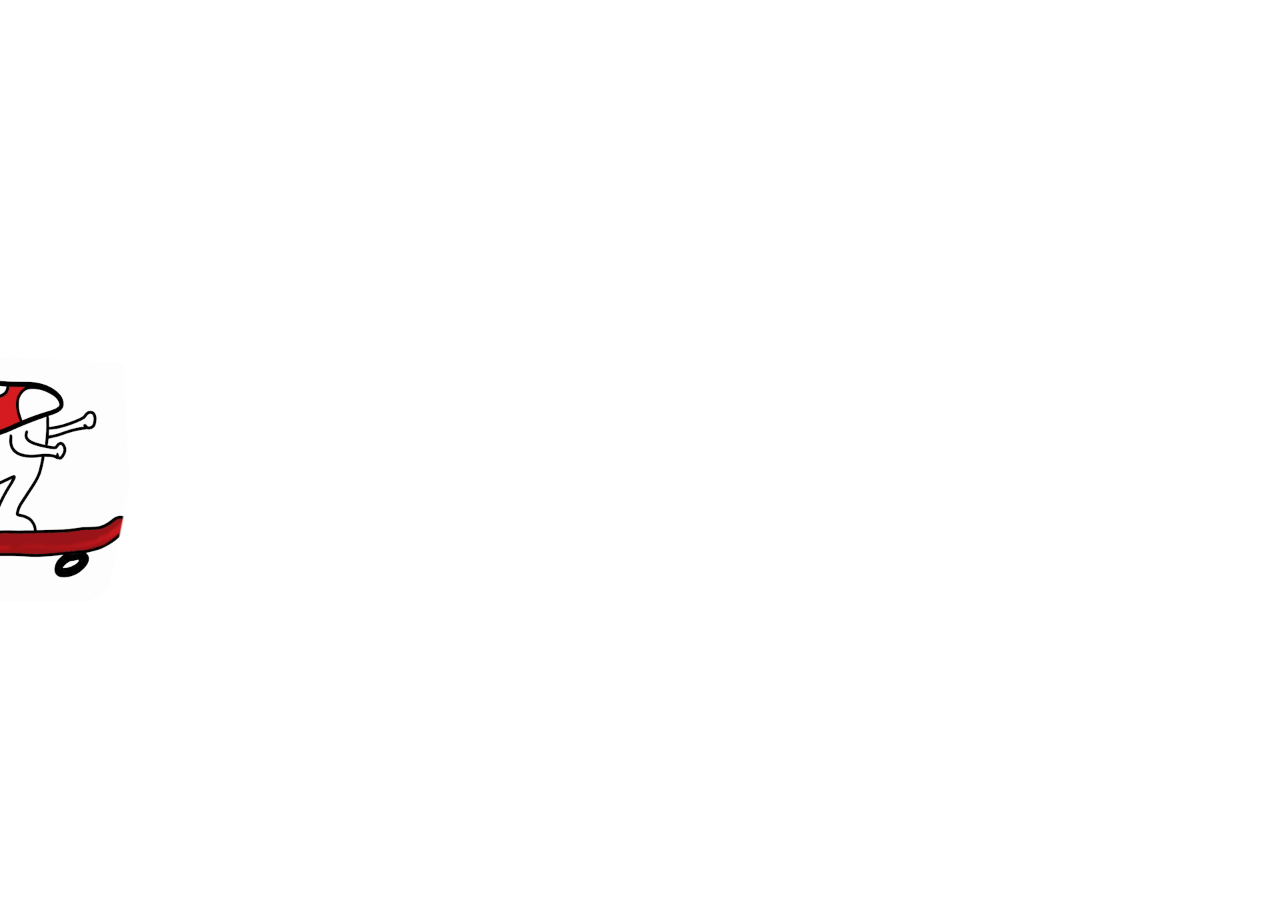
<file: funghetti/index.html>
<!DOCTYPE html>
<html>
<head>
<meta name="viewport" content="width=device-width, initial-scale=1">
</head>
<body>
<script>
window.onload = function() {
  if(/(android|bb\d+|meego).+mobile|avantgo|bada\/|blackberry|blazer|compal|elaine|fennec|hiptop|iemobile|ip(hone|od)|ipad|iris|kindle|Android|Silk|lge |maemo|midp|mmp|netfront|opera m(ob|in)i|palm( os)?|phone|p(ixi|re)\/|plucker|pocket|psp|series(4|6)0|symbian|treo|up\.(browser|link)|vodafone|wap|windows (ce|phone)|xda|xiino/i.test(navigator.userAgent)
    || /1207|6310|6590|3gso|4thp|50[1-6]i|770s|802s|a wa|abac|ac(er|oo|s\-)|ai(ko|rn)|al(av|ca|co)|amoi|an(ex|ny|yw)|aptu|ar(ch|go)|as(te|us)|attw|au(di|\-m|r |s )|avan|be(ck|ll|nq)|bi(lb|rd)|bl(ac|az)|br(e|v)w|bumb|bw\-(n|u)|c55\/|capi|ccwa|cdm\-|cell|chtm|cldc|cmd\-|co(mp|nd)|craw|da(it|ll|ng)|dbte|dc\-s|devi|dica|dmob|do(c|p)o|ds(12|\-d)|el(49|ai)|em(l2|ul)|er(ic|k0)|esl8|ez([4-7]0|os|wa|ze)|fetc|fly(\-|_)|g1 u|g560|gene|gf\-5|g\-mo|go(\.w|od)|gr(ad|un)|haie|hcit|hd\-(m|p|t)|hei\-|hi(pt|ta)|hp( i|ip)|hs\-c|ht(c(\-| |_|a|g|p|s|t)|tp)|hu(aw|tc)|i\-(20|go|ma)|i230|iac( |\-|\/)|ibro|idea|ig01|ikom|im1k|inno|ipaq|iris|ja(t|v)a|jbro|jemu|jigs|kddi|keji|kgt( |\/)|klon|kpt |kwc\-|kyo(c|k)|le(no|xi)|lg( g|\/(k|l|u)|50|54|\-[a-w])|libw|lynx|m1\-w|m3ga|m50\/|ma(te|ui|xo)|mc(01|21|ca)|m\-cr|me(rc|ri)|mi(o8|oa|ts)|mmef|mo(01|02|bi|de|do|t(\-| |o|v)|zz)|mt(50|p1|v )|mwbp|mywa|n10[0-2]|n20[2-3]|n30(0|2)|n50(0|2|5)|n7(0(0|1)|10)|ne((c|m)\-|on|tf|wf|wg|wt)|nok(6|i)|nzph|o2im|op(ti|wv)|oran|owg1|p800|pan(a|d|t)|pdxg|pg(13|\-([1-8]|c))|phil|pire|pl(ay|uc)|pn\-2|po(ck|rt|se)|prox|psio|pt\-g|qa\-a|qc(07|12|21|32|60|\-[2-7]|i\-)|qtek|r380|r600|raks|rim9|ro(ve|zo)|s55\/|sa(ge|ma|mm|ms|ny|va)|sc(01|h\-|oo|p\-)|sdk\/|se(c(\-|0|1)|47|mc|nd|ri)|sgh\-|shar|sie(\-|m)|sk\-0|sl(45|id)|sm(al|ar|b3|it|t5)|so(ft|ny)|sp(01|h\-|v\-|v )|sy(01|mb)|t2(18|50)|t6(00|10|18)|ta(gt|lk)|tcl\-|tdg\-|tel(i|m)|tim\-|t\-mo|to(pl|sh)|ts(70|m\-|m3|m5)|tx\-9|up(\.b|g1|si)|utst|v400|v750|veri|vi(rg|te)|vk(40|5[0-3]|\-v)|vm40|voda|vulc|vx(52|53|60|61|70|80|81|83|85|98)|w3c(\-| )|webc|whit|wi(g |nc|nw)|wmlb|wonu|x700|yas\-|your|zeto|zte\-/i.test(navigator.userAgent.substr(0,4))) {
      window.location.href = './t/video.html';
  } else {
    window.location.href = './p/video.html';
  }
};
</script>

</body>
</html>
</file>
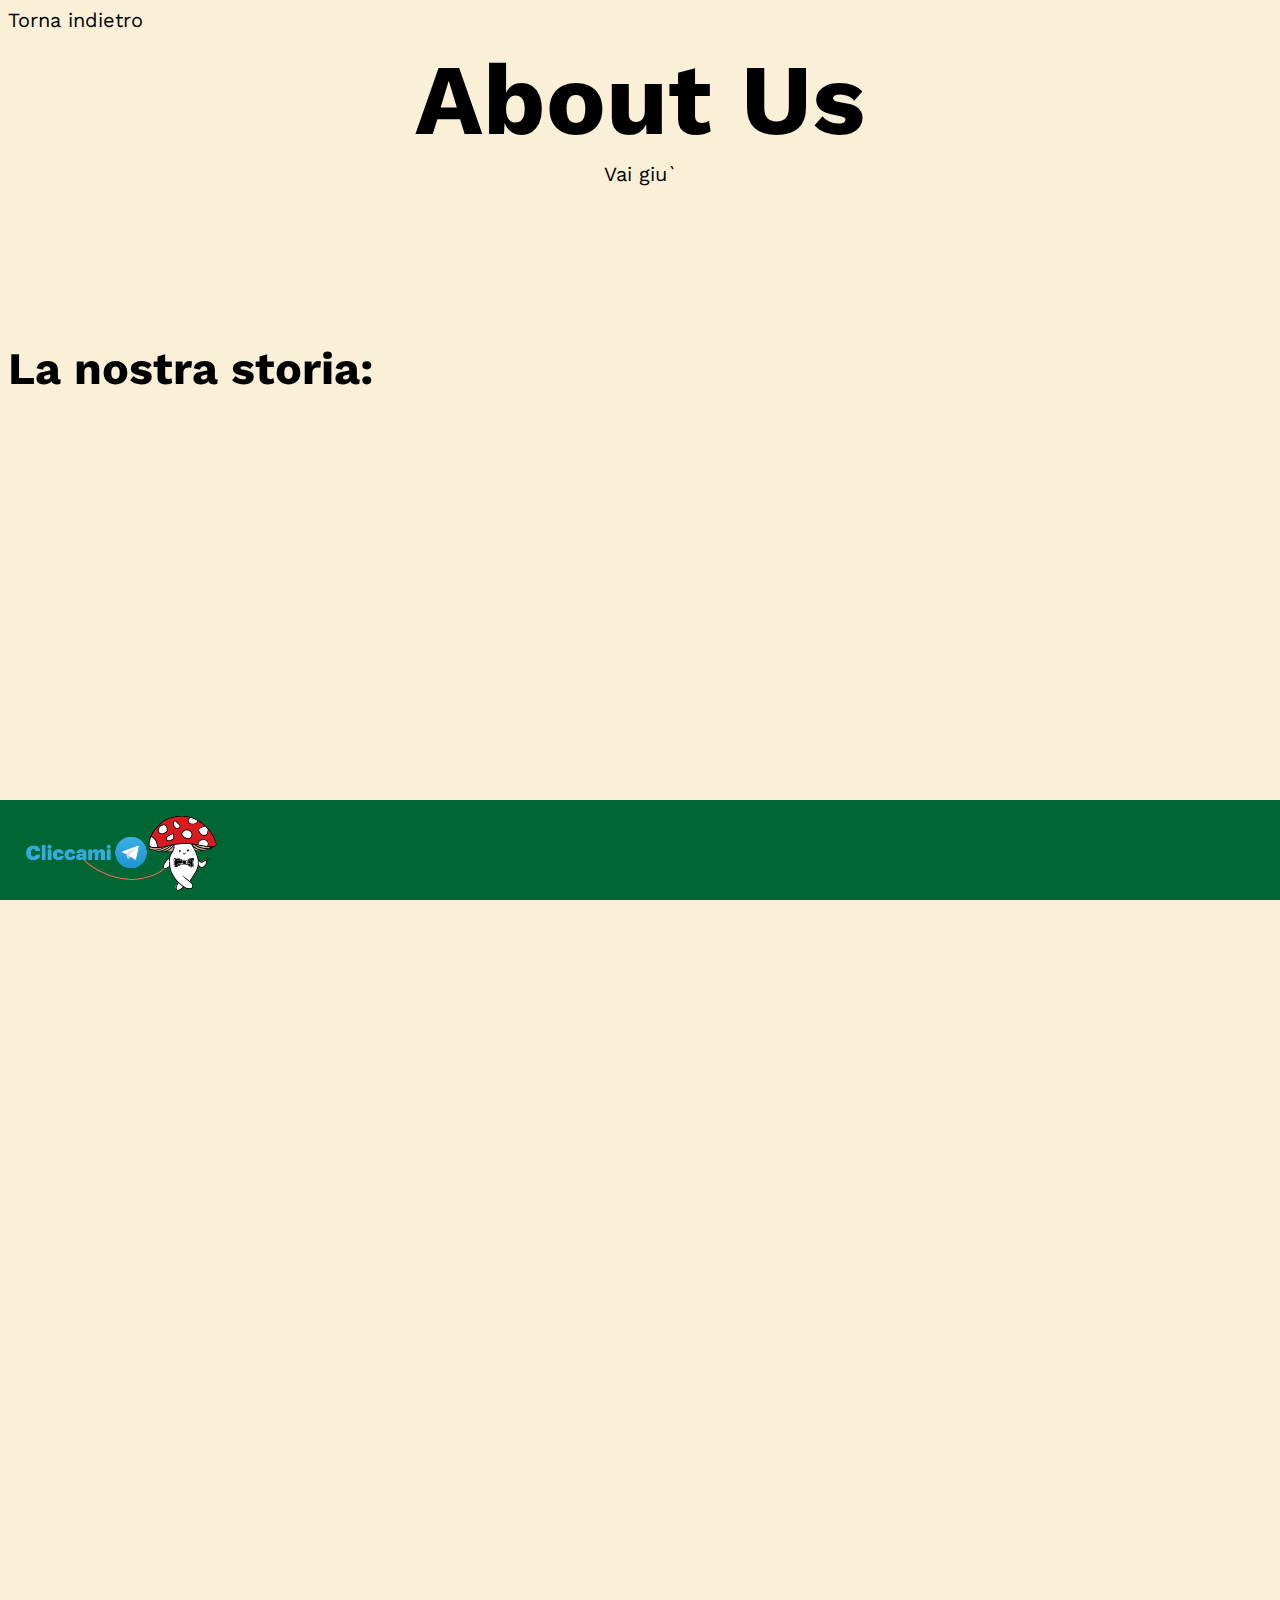
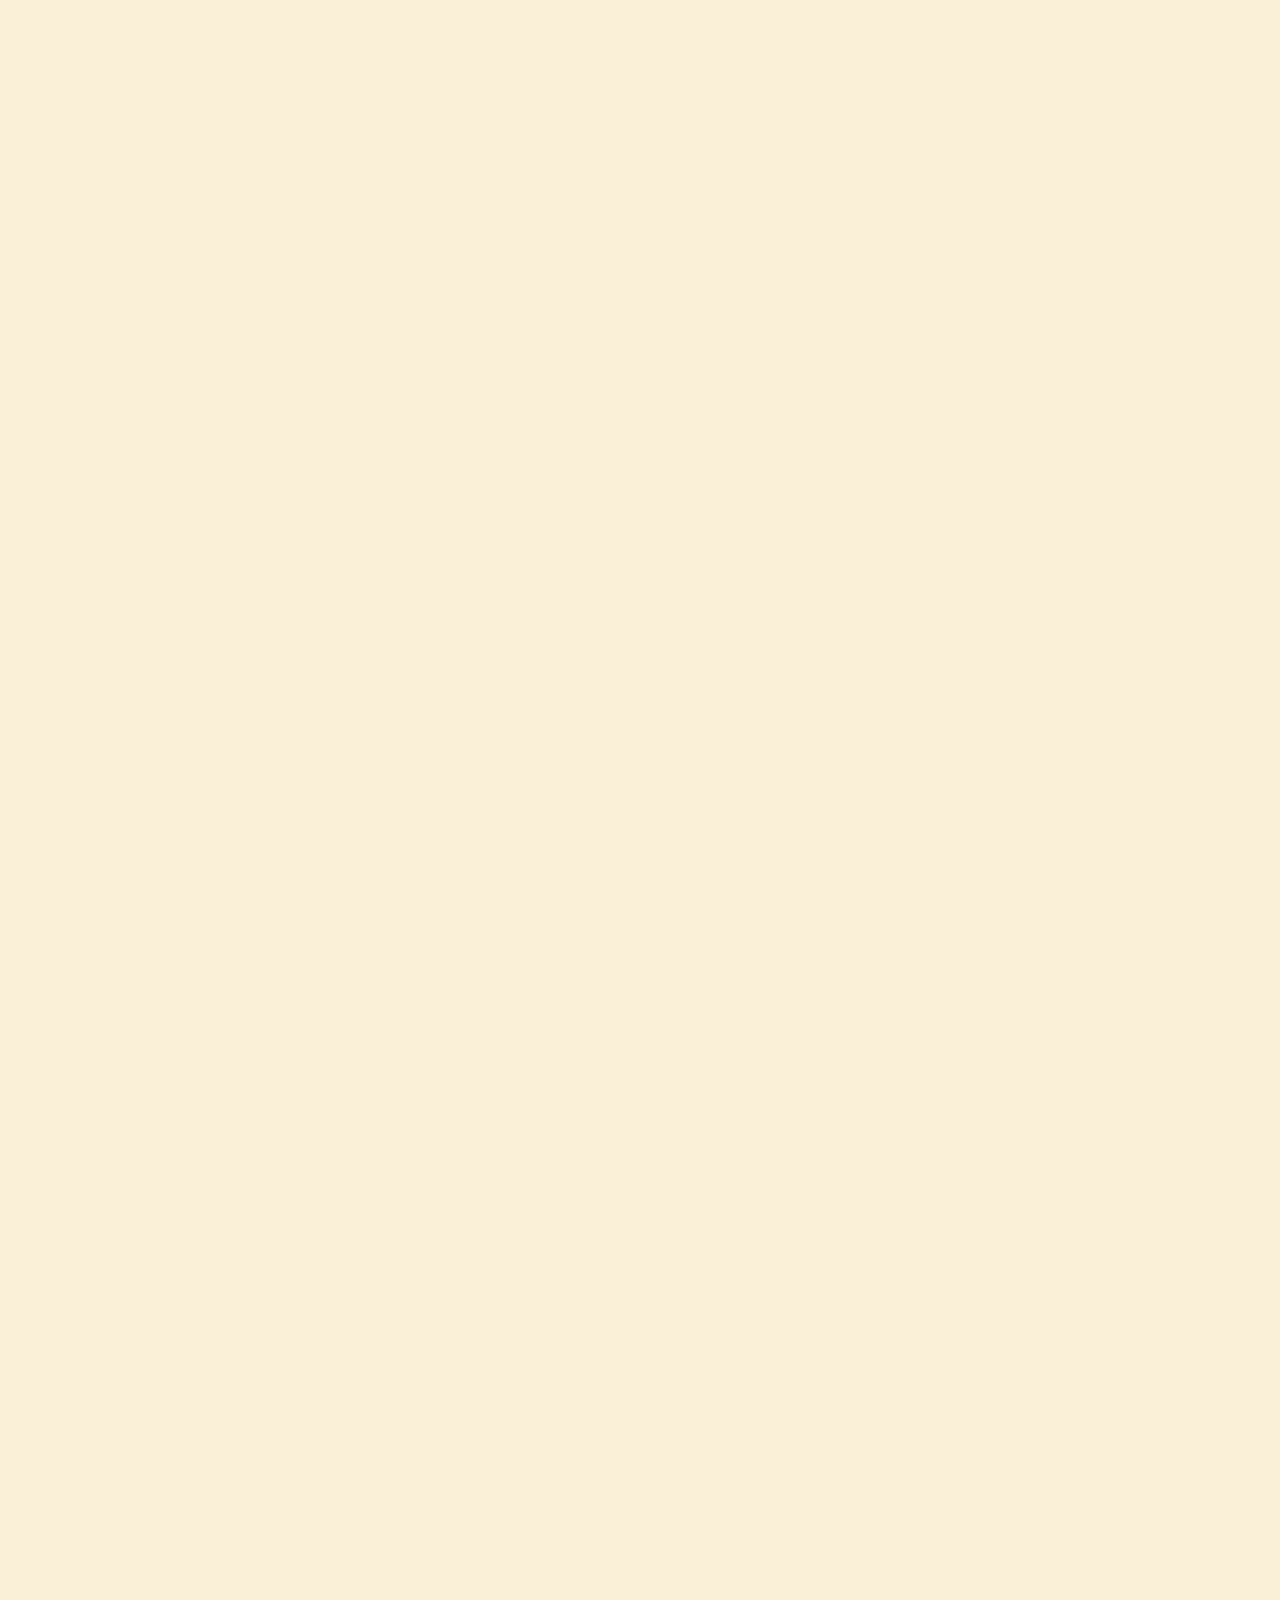
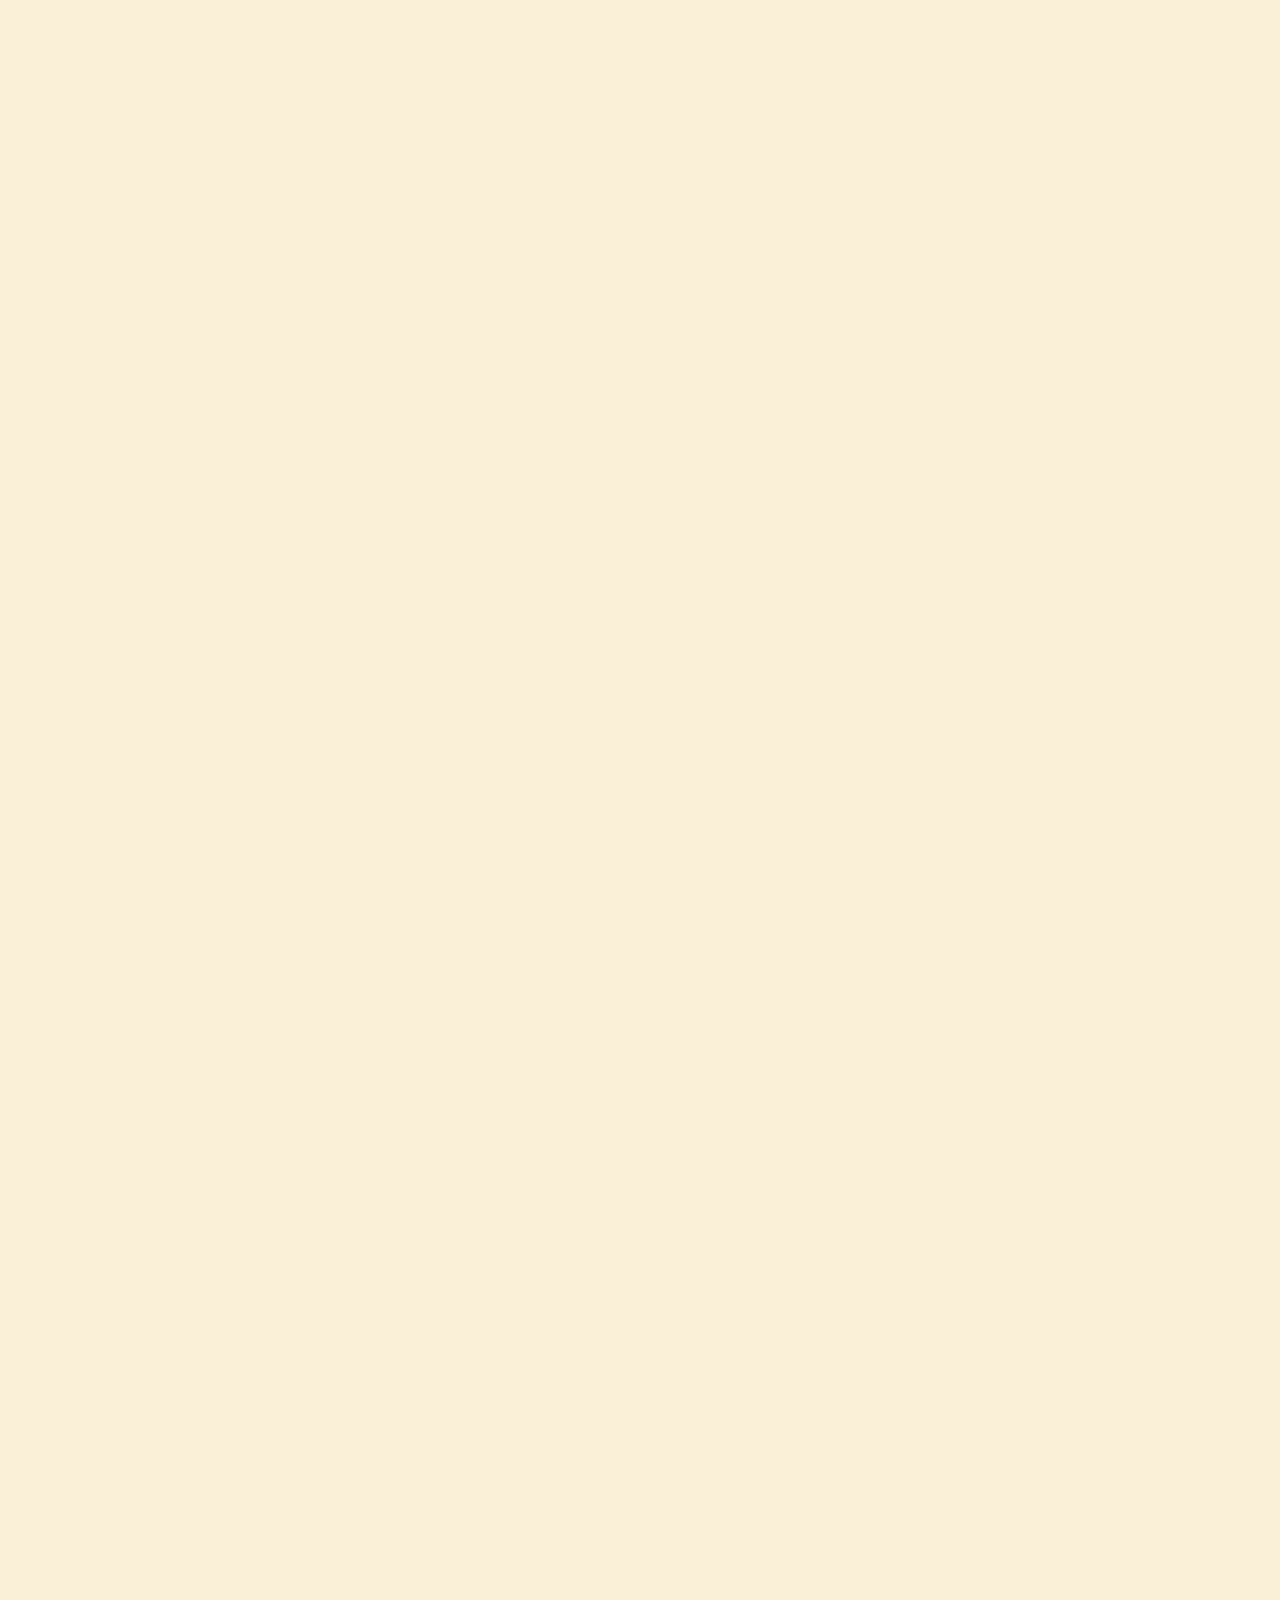
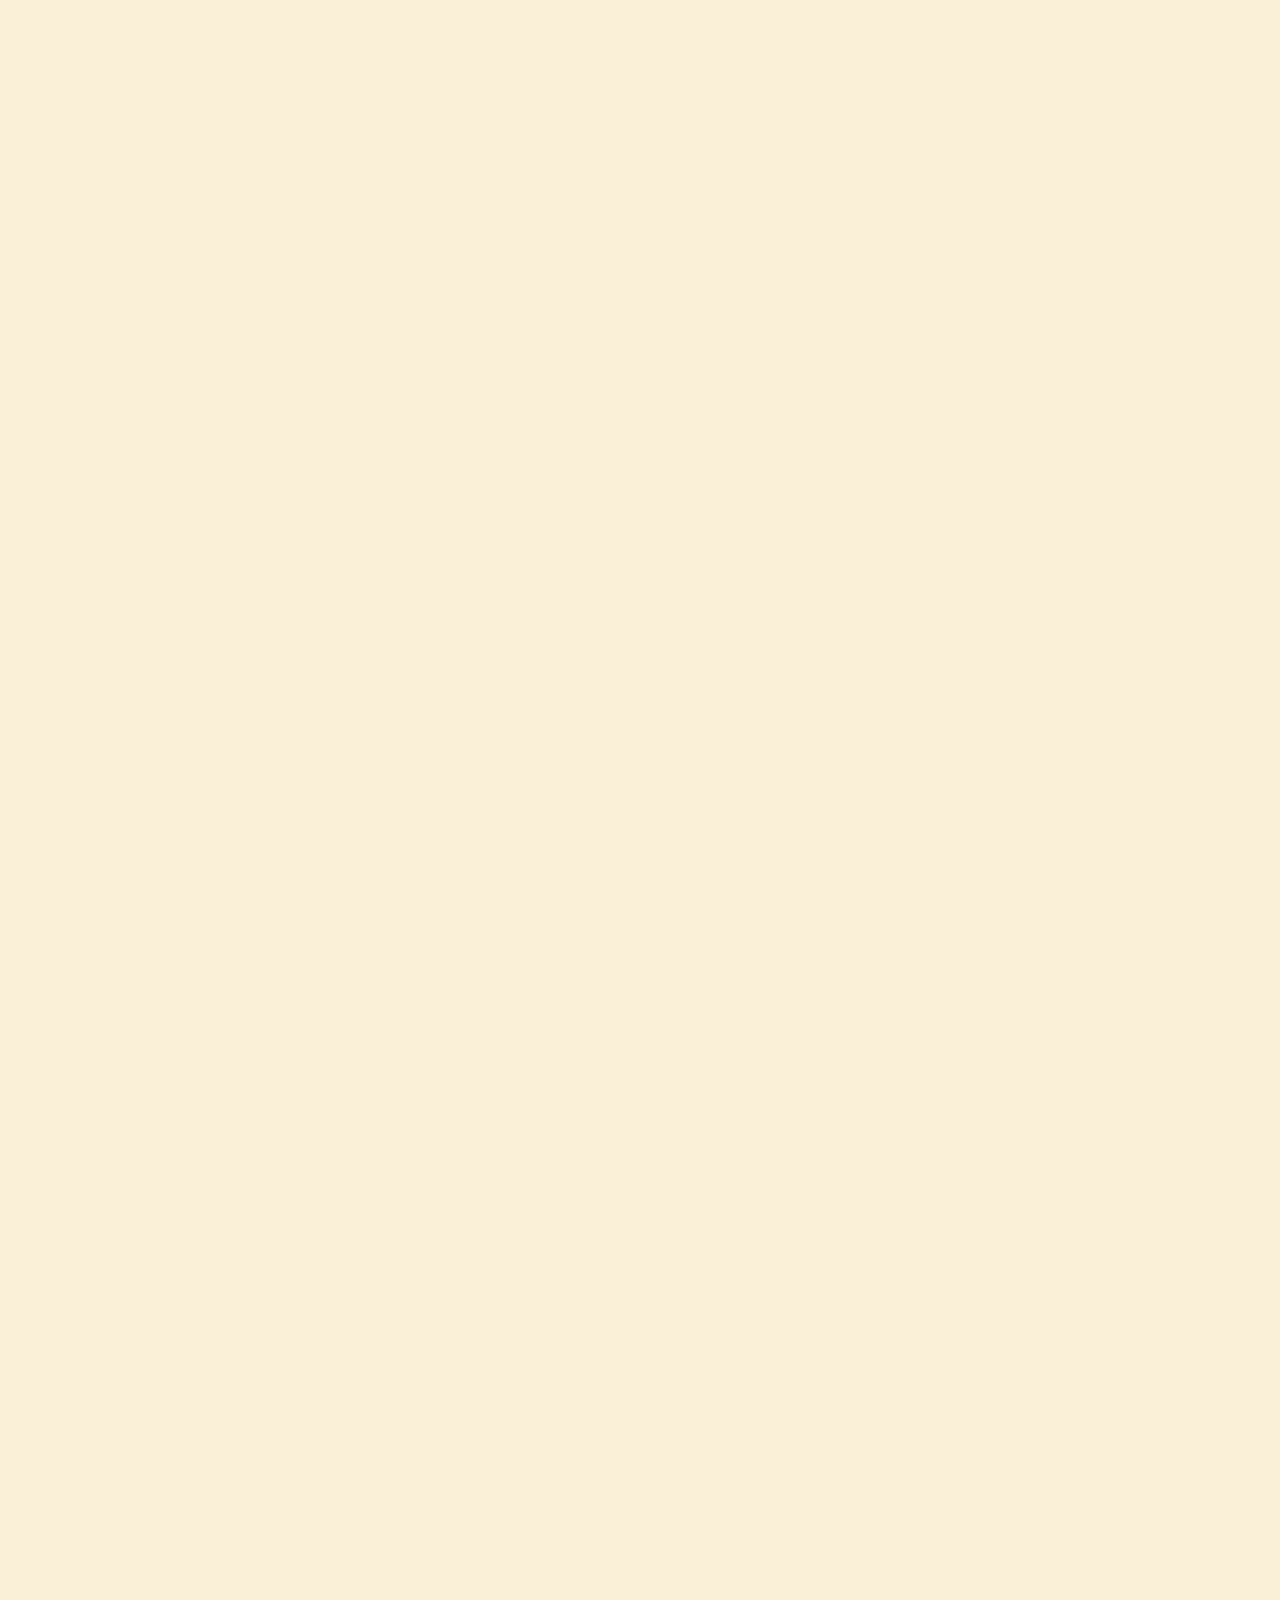
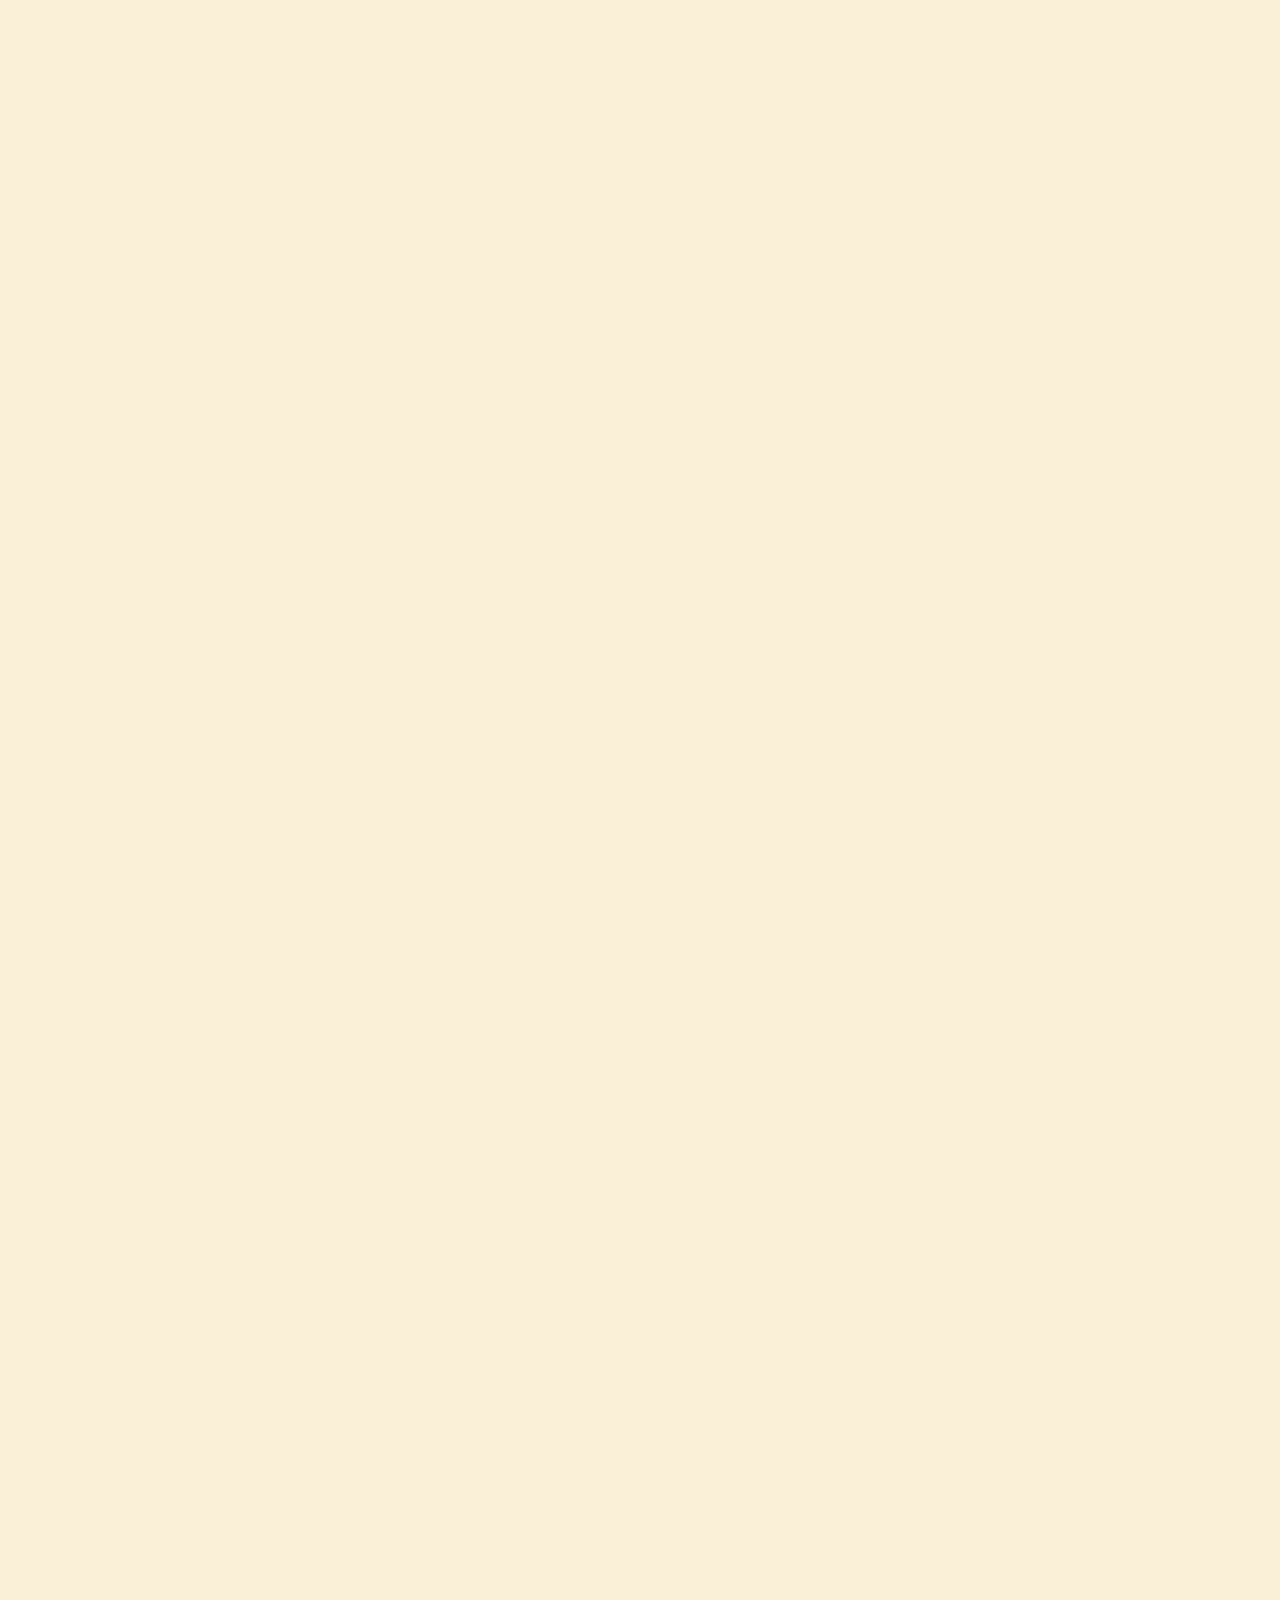
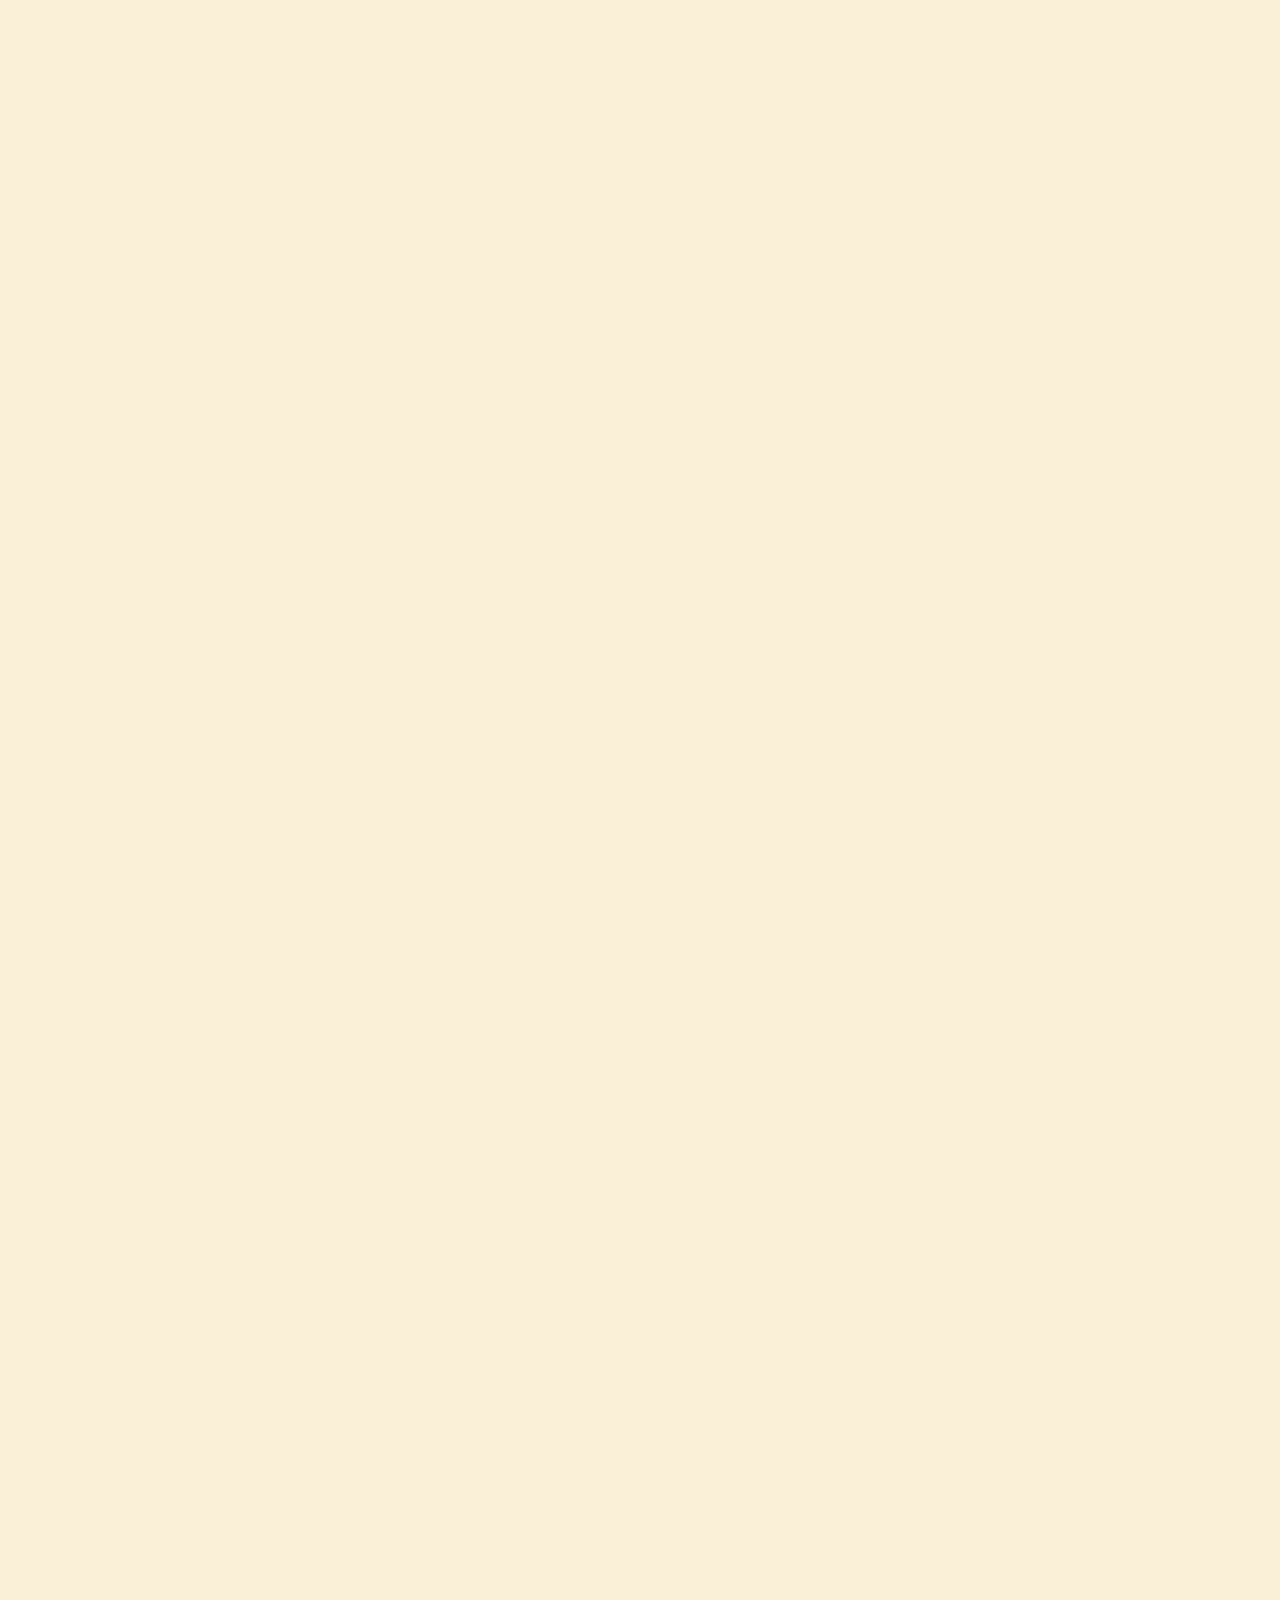
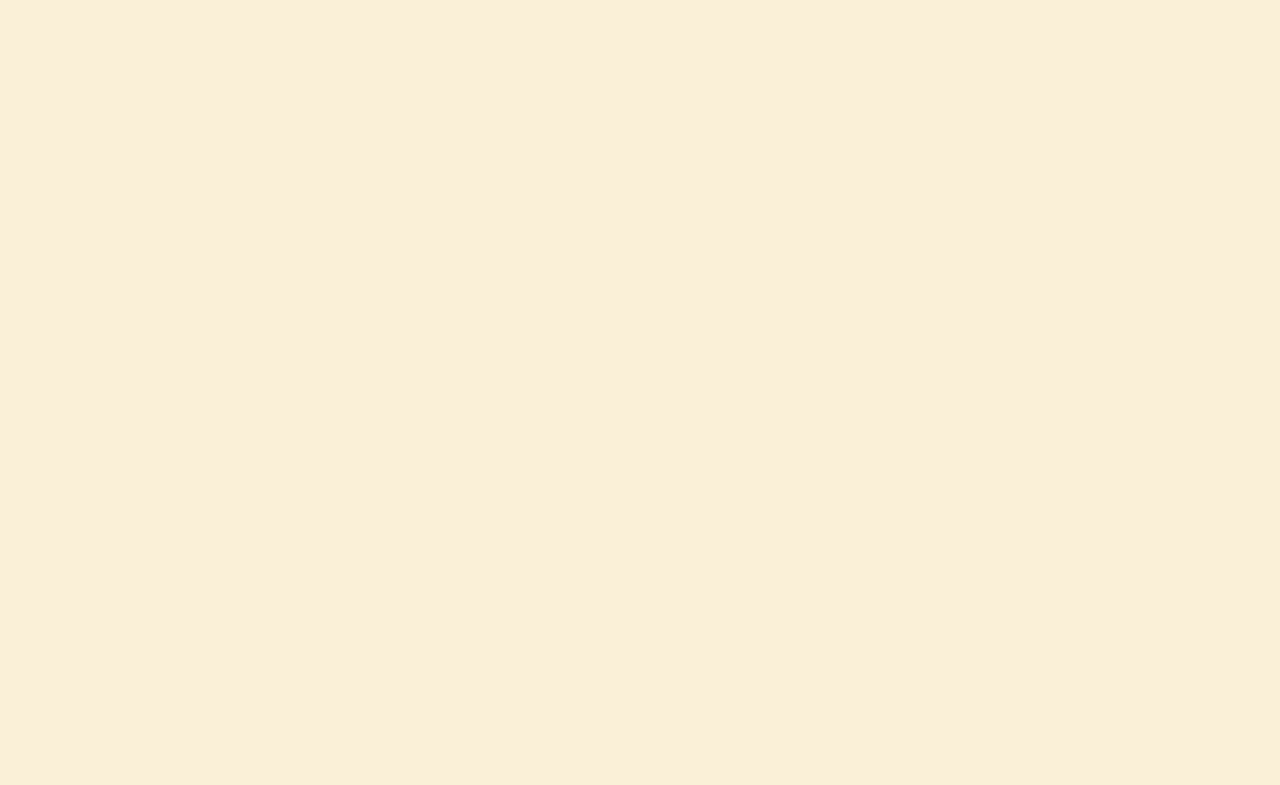
<file: funghetti/p/aboutus.html>
<html>
<head>
  <link rel="preconnect" href="https://fonts.googleapis.com">
  <link rel="preconnect" href="https://fonts.gstatic.com" crossorigin>
  <link href="https://fonts.googleapis.com/css2?family=Work+Sans:wght@100&display=swap" rel="stylesheet">
  <link rel="stylesheet" href="https://cdnjs.cloudflare.com/ajax/libs/font-awesome/4.7.0/css/font-awesome.min.css">
  <style>
  body{
    background-color: #FAF0D7;
  }
  .title{
    font-size: 100px;
    text-align: center;
    font-family: 'Work Sans', sans-serif;
    color: black;
    transform: translateY(-50%);
  }
  .su{
    font-size: 20px;
    text-align: center;
    font-family: 'Work Sans', sans-serif;
    color: black;
    line-height: 0.1;
    transform: translateY(-5500%);
  }
  h2{
    font-family: 'Work Sans', sans-serif;
    font-size: 45px;
  }
  h3{
    font-family: 'Work Sans', sans-serif;
    font-size: 25px;
  }
  #info {
    position:fixed;
    width:100%;
    height:100px;
    margin-left:-50%;
    background:#063;
    bottom:0px;
    left:50%;
  }
  .funghetto{
    margin-left: 2%;
    transform: translateX(0%);
    animation: slidein 13s infinite;
  }
  @keyframes slidein {
    from {
      transform: translateX(-110%);
    }

    to {
      transform: translateX(500%);
    }
  }
  .au{
    font-size: 20px;
    text-decoration: none;
    color: black;
    font-family: 'Work Sans', sans-serif;
  }
  .au:hover {
  text-decoration: underline;
  }
  </style>
</head>
<body>
  <script src="https://ajax.googleapis.com/ajax/libs/jquery/2.1.1/jquery.min.js"></script>
  <a class="au" href="home.html" >Torna indietro</a>
  <h1 class="title"> About Us </h1>
  <p class="su"> Vai giu&grave; </p>
  <h2 id="yy" style="position:fixed"> La nostra storia: </h2>
  <br>
  <br>
  <br>
  <br>
  <h3 id="yy2" style="position:fixed"> </h3>
  <article style="height: 10000px">
  </article>
  <div id="info"> <a href="http://telegram.me/Walkingmushroom_BOT"><img src="../src/logo2.png" width="210px" class="funghetto"></a>  </div>
<script>
$(document).ready(function () {

    $(window).scroll(function () {
      if ($(this).scrollTop() > 0) {
            $("#yy").text("La nostra storia:")
            $("#yy2").text("")
            if ($(this).scrollTop() > 100) {
              $("#yy").text("Cos'\u00E8 Walkingmushroom?")
              $("#yy2").text("Un'app dove ogni monumento ha il proprio account e dove la gente come se fosse su insta ha la possibilit\u00E0 di mettere like e lasciare un commento!")
              if ($(this).scrollTop() > 300) {
                 $("#yy2").text("Un'app che attraverso il 3D non solo ti permette di capire come un tempo era un monumento, ma ha integrata una mini guida robottino di Star Wars che ti spiega tutto!")
                 if ($(this).scrollTop() > 500) {
                    $("#yy2").text("Un'app che permette attraverso un algortimo di trovare il miglior monumento per te al minor prezzo possibile!")
                    if ($(this).scrollTop() > 700) {
                       $("#yy2").text("Un sito che permette a turisti e abitanti della nostra citt\u00E0 di conoscere anche i luoghi pi\u00F9 nascosti ma comunque bellissimi!")
                       if ($(this).scrollTop() > 900) {
                          $("#yy2").text("Un sito che attraverso un DATABASE permette agli utenti di lasciare un commento per descrivere la propria esperienza nel visitare uno dei monumenti o luoghi naturali che abbiamo selezionato accuratamete per lui!")
                          if ($(this).scrollTop() > 1100) {
                             $("#yy2").text("Un sito dove alcuni ragazzi di Ostia hanno selezionato i migliori luoghi da visitare anche se non presenti sui pi\u00F9 famosi siti per i viaggi. Un ragazzo che viene ad Ostia potr\u00E0 quindi trovare un luogo tranquillo per fare una passegiata, studiare o sentirsi un antico romano sotto nostro consiglio! Inoltre potr\u00E0 utlizzare alcuni filtri presenti nel sito per trovare il posto che lo aggrada di pi\u00F9!")
                             if ($(this).scrollTop() > 1300) {
                                $("#yy2").text("Ma pi\u00F9 di tutto Walkingmushroom \u00E8 il lavoro di 13 studenti di un liceo qualsiasi accomunati da unicamente dal professore di filosofia, che grazie all'aiuto di un fantastcio tutor e un professore con i fiocchi hanno potuto mettere a frutto le proprie idee! Ma questi semplici 13 ragazzi vi ricordano che per quanto meraviglisoi questi luoghi hanno bisogno proprio di voi per resistere al tempo, perci\u00F2 visitateli e parlatene ai vostri amici!")
                             }
                          }
                       }
                    }
                 }
              }
            }
      } else {
            $("#yy2").text("")
            $("#yy").text("La nostra storia:")
        }
    });
});
</script>
</body>
</html>
</file>
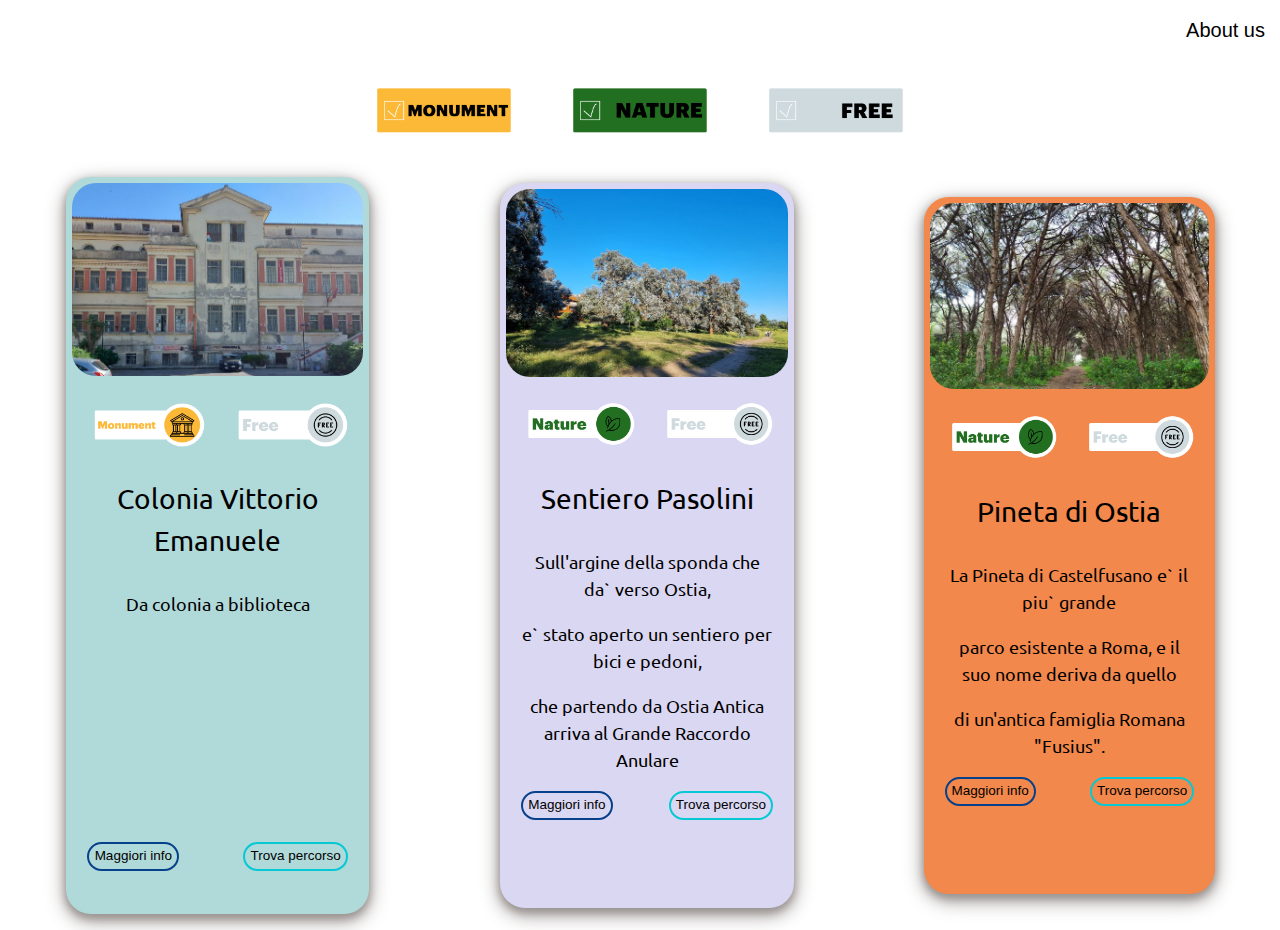
<file: funghetti/p/home.html>
<!DOCTYPE html>
<html>
<title>HOME</title>
<meta name="viewport" content="width=device-width, initial-scale=1">
<link rel="stylesheet" href="https://www.w3schools.com/w3css/4/w3.css">
<meta name="viewport" content="width=device-width, initial-scale=1">
<link href="https://fonts.googleapis.com/css2?family=Bangers&display=swap" rel="stylesheet">
<link href="https://fonts.googleapis.com/css2?family=Ubuntu:wght@300&display=swap" rel="stylesheet">
<link href="https://fonts.googleapis.com/css2?family=Indie+Flower&display=swap" rel="stylesheet">
<head>
<style>
body{
  background: #ffffff;
}
table {
  border-collapse: collapse;
  width: 100%;
  border: trasparent;
}

th, td {
  text-align: left;
  padding: 16px;
}
p {
  color: black;
  font-family: 'Ubuntu', sans-serif;
  font-size: 18px;
  font-style: normal;
}
.titolo {
  font-size: 28px;
}
#contorno{
  border: 2px solid white;
  padding: 3px;
  border-radius: 25px;
}
#sentiero{
  border: 2px solid #D9D7F1;
  padding: 3px;
  border-radius: 25px;
  background: #D9D7F1;
}
#altare{
  border: 2px solid #B0D9D9;
  padding: 3px;
  border-radius: 25px;
  background: #B0D9D9;
}
#pineta{
  border: 2px solid #F2884B;
  padding: 3px;
  border-radius: 25px;
  background: #F2884B;
}
.w3-card-4 {
  box-shadow: 0 4px 8px 0 rgba(153, 147, 144), 0 6px 20px 0 rgba(153, 147, 144);
}
.w3-card-4:hover {
  box-shadow: 0 4px 8px 0 rgba(0, 0, 0, 0.2), 0 6px 20px 0 rgba(0, 0, 0, 0.19);
}
#foto{
  border: 2px solid trasparent;
  padding: 1px;
  border-radius: 25px;
}
.left{
  float: left;
}
.right{
  float: right;
}
.left{
  background-color: white;
  color: black;
  border: 2px solid #07418C;
  padding: 1% 2%;
  text-align: center;
  text-decoration: none;
  display: inline-block;
  border-radius: 25px;
  font-size: 0.9em;
}
.left:hover{
  border: 2px solid #011742;
}
.right{
  background-color: white;
  color: black;
  border: 2px solid #06C9D4;
  padding: 1% 2%;
  text-align: center;
  text-decoration: none;
  display: inline-block;
  border-radius: 25px;
  font-size: 0.9em;
}
.right:hover{
  border: 2px solid #04777D;
}
.monument{
  float: left;
}
.free{
  float: right;
}
.modal {
  display: none; /* Hidden by default */
  position: fixed; /* Stay in place */
  z-index: 1; /* Sit on top */
  padding-top: 100px; /* Location of the box */
  left: 0;
  top: 0;
  width: 100%; /* Full width */
  height: 100%; /* Full height */
  overflow: auto; /* Enable scroll if needed */
  background-color: rgb(0,0,0); /* Fallback color */
  background-color: rgba(0,0,0,0.4); /* Black w/ opacity */
}

/* Modal Content */
.modal-content {
  background-color: #fefefe;
  margin: auto;
  padding: 20px;
  border: 1px solid #888;
  width: 80%;
}

/* The Close Button */
.close {
  color: #aaaaaa;
  float: right;
  font-size: 28px;
  font-weight: bold;
}

.close:hover,
.close:focus {
  color: #000;
  text-decoration: none;
  cursor: pointer;
}
.titlem{
  color: #228B22;
  font-family: 'Indie Flower', cursive;
}
.pm{
  font-family: 'Indie Flower', cursive;
}
#header {
   background: transparent;
   padding:15px;
   text-align: right;
}
.au{
  font-size: 20px;
  text-decoration: none;
}
.au:hover {
  text-decoration: underline;
}
</style>
</head>
<body>
<table>
  <tr>
    <div id="header"><a class="au" href="aboutus.html">About us</a></div>
    <center><a onclick="myFunction()"><img src="../src/filter/monumentc.png" width="15%" id="monument"></a>
  	<a onclick="myFunction2()"><img src="../src/filter/naturec.png" width="15%" id="nature"></a>
  	<a onclick="myFunction3()"><img src="../src/filter/freec.png" width="15%" id="free"></a></center>
    <td id="myDIV">
     <center><div class="w3-card-4" id="altare" style="width:75%">
     <img src="../photos/photo-2.png" alt="Alps" style="width:100%" id="foto">
     <div class="w3-container w3-center">
     <p><img src="../src/monument.png" width="45%" class="monument"><img src="../src/free.png" width="45%" class="free"><br><br></p>
     <p class="titolo">Colonia Vittorio Emanuele</p>
     <p> Da colonia a biblioteca</p>
     <p></p>
     <p><br><br><br><br><br><br><br></p>
     <a class="left" href="vittoriano.php" style="background: #B0D9D9;"> Maggiori info </a> <a href="https://goo.gl/maps/5aGdtipnRmp24RRq5" class="right"style="background: #B0D9D9;"> Trova percorso </a></p>
     <br></br><br></div>
     </div></center>
    </td>
    <td id="myDIV2">
     <center><div class="w3-card-4" id="sentiero" style="width:75%">
     <img src="../photos/photo-1.png" alt="Alps" style="width:100%" id="foto">
     <div class="w3-container w3-center">
      <p><img src="../src/nature.png" width="45%" class="monument"><img src="../src/free.png" width="45%" class="free"><br><br></p>
      <p class="titolo">Sentiero Pasolini</p>
      <p> Sull'argine della sponda che da&grave; verso Ostia,</p>
      <p> e&grave; stato aperto un sentiero per bici e pedoni,</p>
      <p> che partendo da Ostia Antica arriva al Grande Raccordo Anulare </p>
      <a class="left" href="sentiero.php" style="background: #D9D7F1;"> Maggiori info </a> <a href="https://goo.gl/maps/x4LpTFB6WBA3o7yu5" class="right"style="background: #D9D7F1;"> Trova percorso </a></p>
      <br></br><br></br><br></div>
      </div></center>
     </td>
    <td id="myDIV3">
     <center><div class="w3-card-4" id="pineta" style="width:75%">
     <img src="../photos/photo-4.png" alt="Alps" style="width:100%" id="foto">
     <div class="w3-container w3-center">
     <p><img src="../src/nature.png" width="45%" class="monument"><img src="../src/free.png" width="45%" class="free"><br><br></p>
     <p class="titolo">Pineta di Ostia</p>
     <p> La Pineta di Castelfusano e&grave; il piu&grave; grande </p>
     <p>  parco esistente a Roma, e il suo nome deriva da quello </p>
     <p> di un'antica famiglia Romana "Fusius". </p>
     <a class="left" href="pineta.php" style="background: #F2884B;"> Maggiori info </a> <a href="https://goo.gl/maps/x4LpTFB6WBA3o7yu5" class="right"style="background: #F2884B;"> Trova percorso </a></p>
     <br></br><br></br><br></div>
     </div></center>
    </td>
  </tr>
</table>
<script>
var x = document.getElementById("myDIV");
var y = document.getElementById("myDIV2");
var z = document.getElementById("myDIV3");

function myFunction() {
    x.style.display = "block";
    y.style.display = "none";
    z.style.display = "none";
    document.getElementById("monument").src="../src/filter/monumentc.png";
    document.getElementById("nature").src="../src/filter/nature.png";
    document.getElementById("free").src="../src/filter/free.png";
    document.getElementById("altare").style.width = "40%";
}
function myFunction2() {
    y.style.display = "block";
    x.style.display = "none";
    z.style.display = "block";
    document.getElementById("nature").src="../src/filter/naturec.png";
    document.getElementById("monument").src="../src/filter/monument.png";
    document.getElementById("free").src="../src/filter/free.png";
    document.getElementById("pineta").style.width = "40%";
    document.getElementById("sentiero").style.width = "40%";
}
function myFunction3() {
    y.style.display = "block";
    x.style.display = "block";
    z.style.display = "block";
    document.getElementById("nature").src="../src/filter/nature.png";
    document.getElementById("monument").src="../src/filter/monument.png";
    document.getElementById("free").src="../src/filter/freec.png";
    document.getElementById("pineta").style.width = "40%";
    document.getElementById("sentiero").style.width = "40%";
    document.getElementById("altare").style.width = "40%";
}
</script>
<div id="myModal" class="modal">
  <div class="modal-content">
    <span class="close">&times;</span>
    <h1 class="titlem">Vuoi fare la differenza?</h1>
    <br> <p class="pm">Se sei ammaliato dal verde, dalla tranquillita&grave; e dalla pace devi assolutamente fare qualcosa!! </p>
    <p class="pm">La deforestazione in luoghi come l'amazzonia e&grave; aumentata del 20% nell'ultimo anno, e questo ricade non solo sulle migliaglia di specie che abitano la foresta, ma anche su noi esseri umani. Per fortuna esistono delle associazioni come Treedom che piantano alberi a distanza cosi&grave; da dare lavoro a persone del posto ma anche l'ossigeno per tutto il mondo.</p>
    <p class="pm"> Dalla creazione Treedom ha piantato oltre 300 000 000 di alberi, ma e&grave; solo l'inzio, grazie a te potra&grave; aiutare ancora molti paesi, e piantare ancora piu&grave; alberi! Clicca sul logo per saperne di piu&grave;.</p>
    <a href="https://www.treedom.net/it/plant-a-tree?gclid=Cj0KCQjwm6KUBhC3ARIsACIwxBjV4NHZlJ3J37DQrhQyA_NFpPlace8tlpbEqEiUwRC99nyxwbhZ2X4aArE2EALw_wcB"><img src="../src/treedom.gif"></a>
  </div>

</div>

<script>
var modal = document.getElementById("myModal");
var btn = document.getElementById("nature");
var span = document.getElementsByClassName("close")[0];
btn.onclick = function() {
  modal.style.display = "block";
}
span.onclick = function() {
  modal.style.display = "none";
}
window.onclick = function(event) {
  if (event.target == modal) {
    modal.style.display = "none";
  }
}
</script>
</body>
</html>
</file>
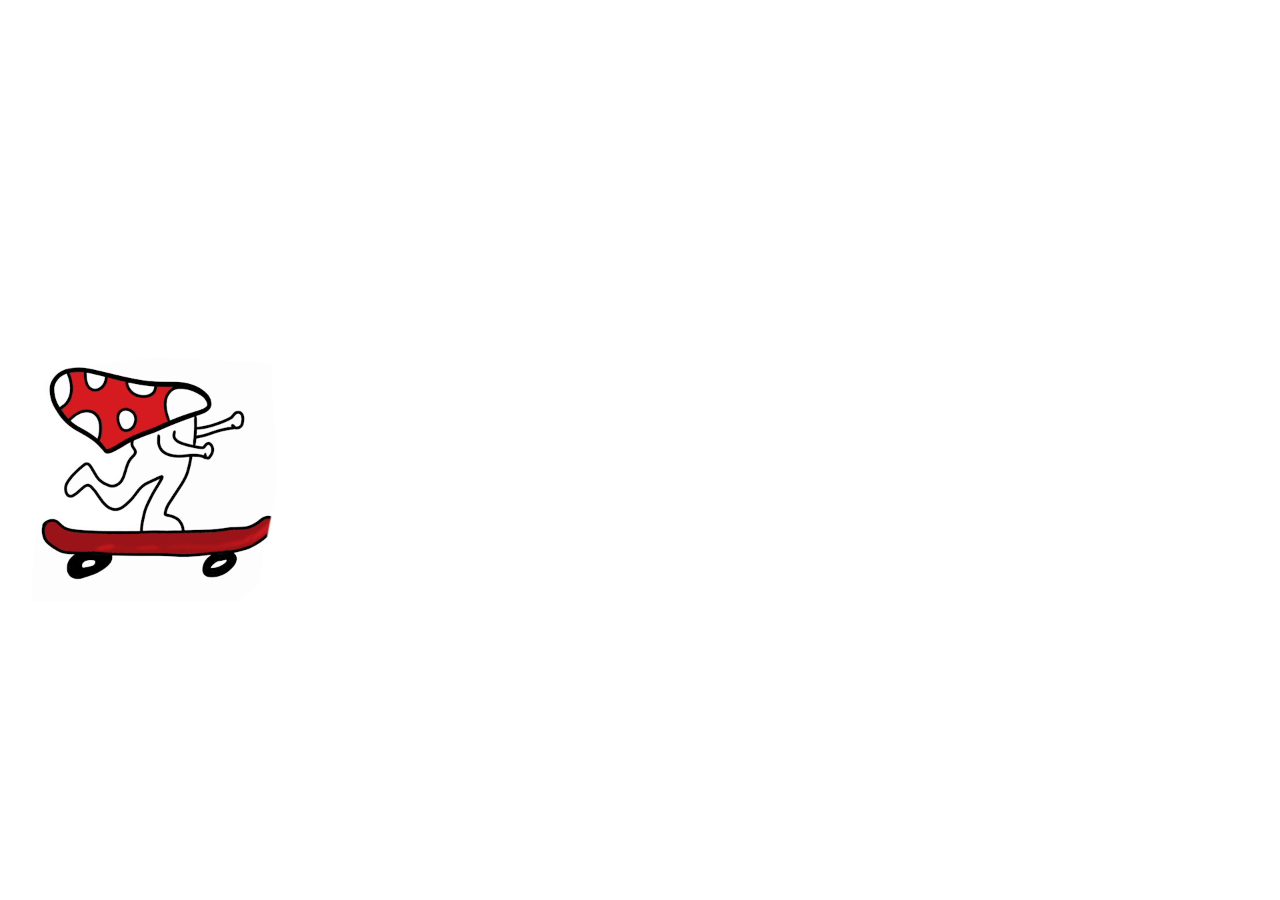
<file: funghetti/p/video.html>
<!DOCTYPE html>
<html>
<head>
<meta name="viewport" content="width=device-width, initial-scale=1">
<style>
body {
  background-color: #FFFFFF;
}
#myVideo {
  position: fixed;
  right: 0;
  bottom: 0;
  min-width: 100%;
  min-height: 100%;
}
</style>
</head>
<body>

<video width="100%" autoplay loop muted id="myVideo">
  <source src="../src/bg.mp4" type="video/mp4">
  Your browser does not support HTML5 video.
</video>

<script>
  setTimeout(function(){
    window.location.href = './main.html';
  }, 5000);
</script>

<script>
  window.onload = function() {
    setTimeout();
  }
</script>

</body>
</html>
</file>
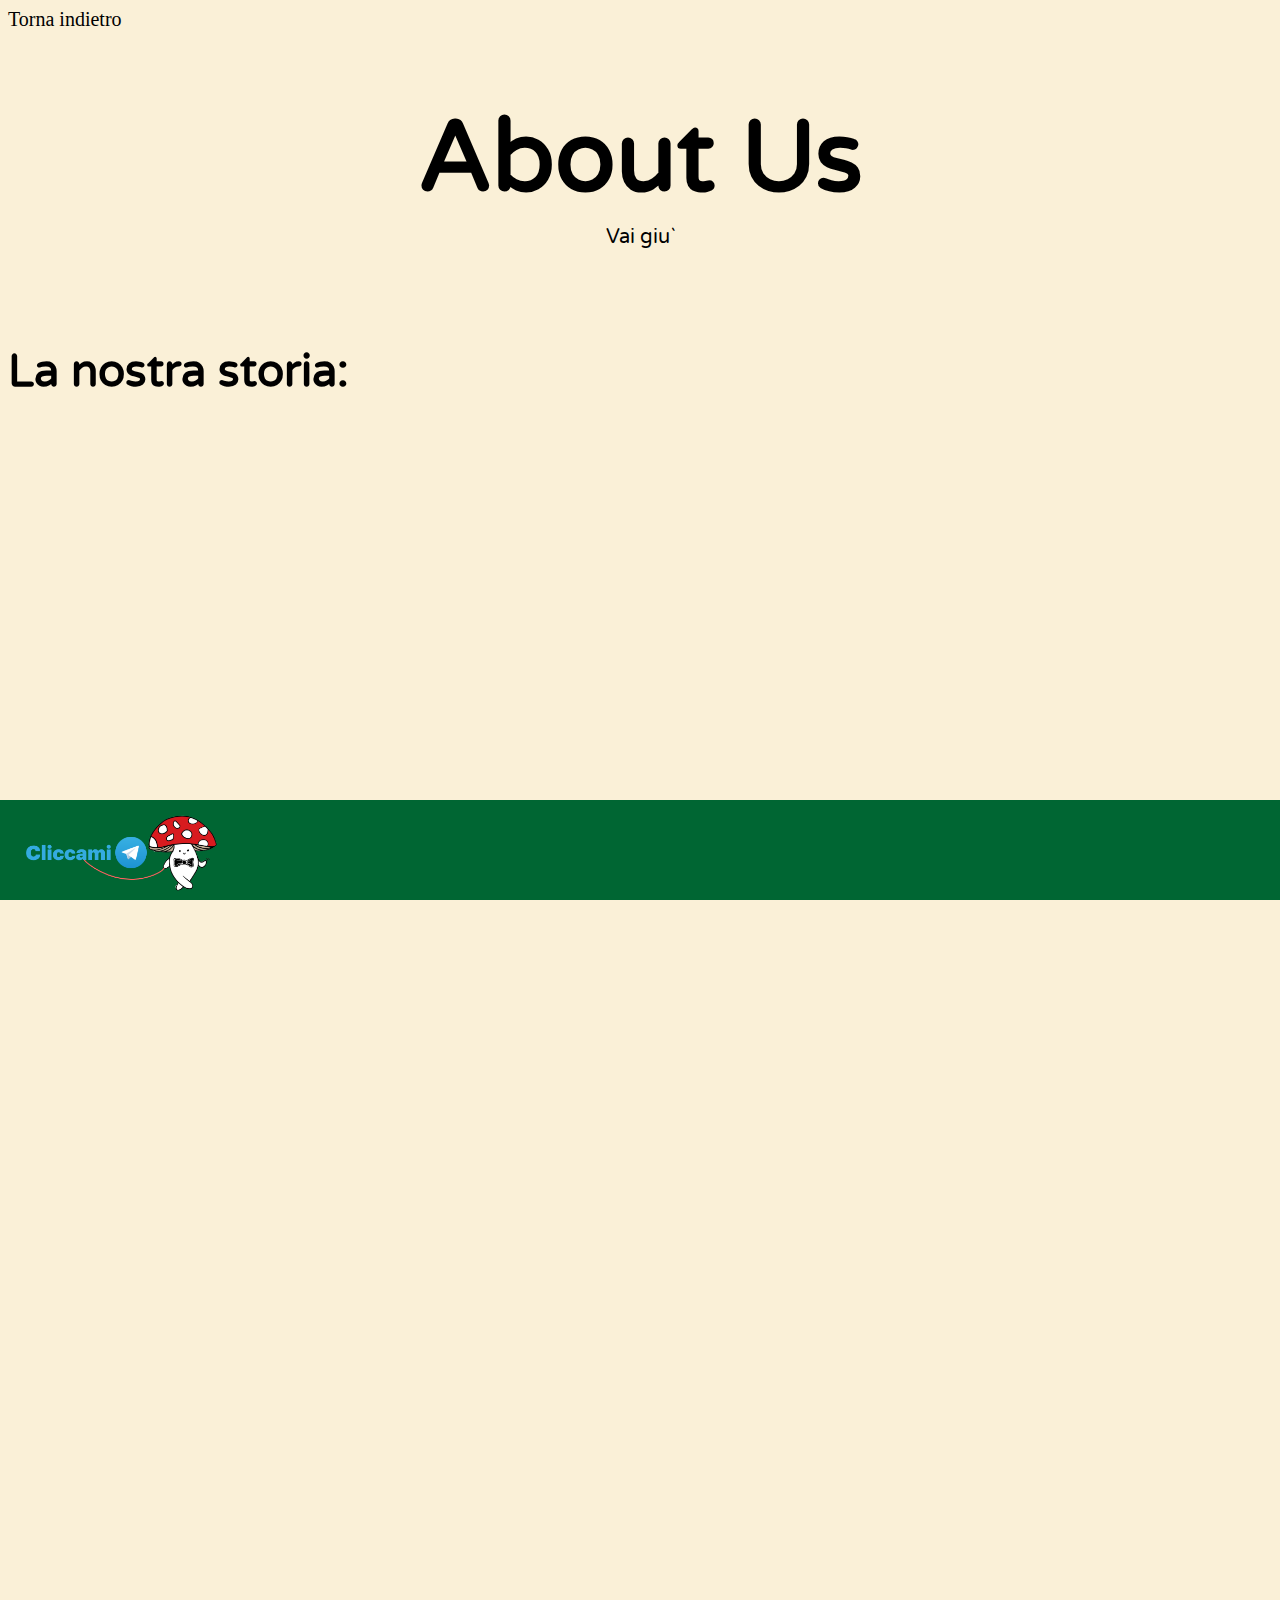
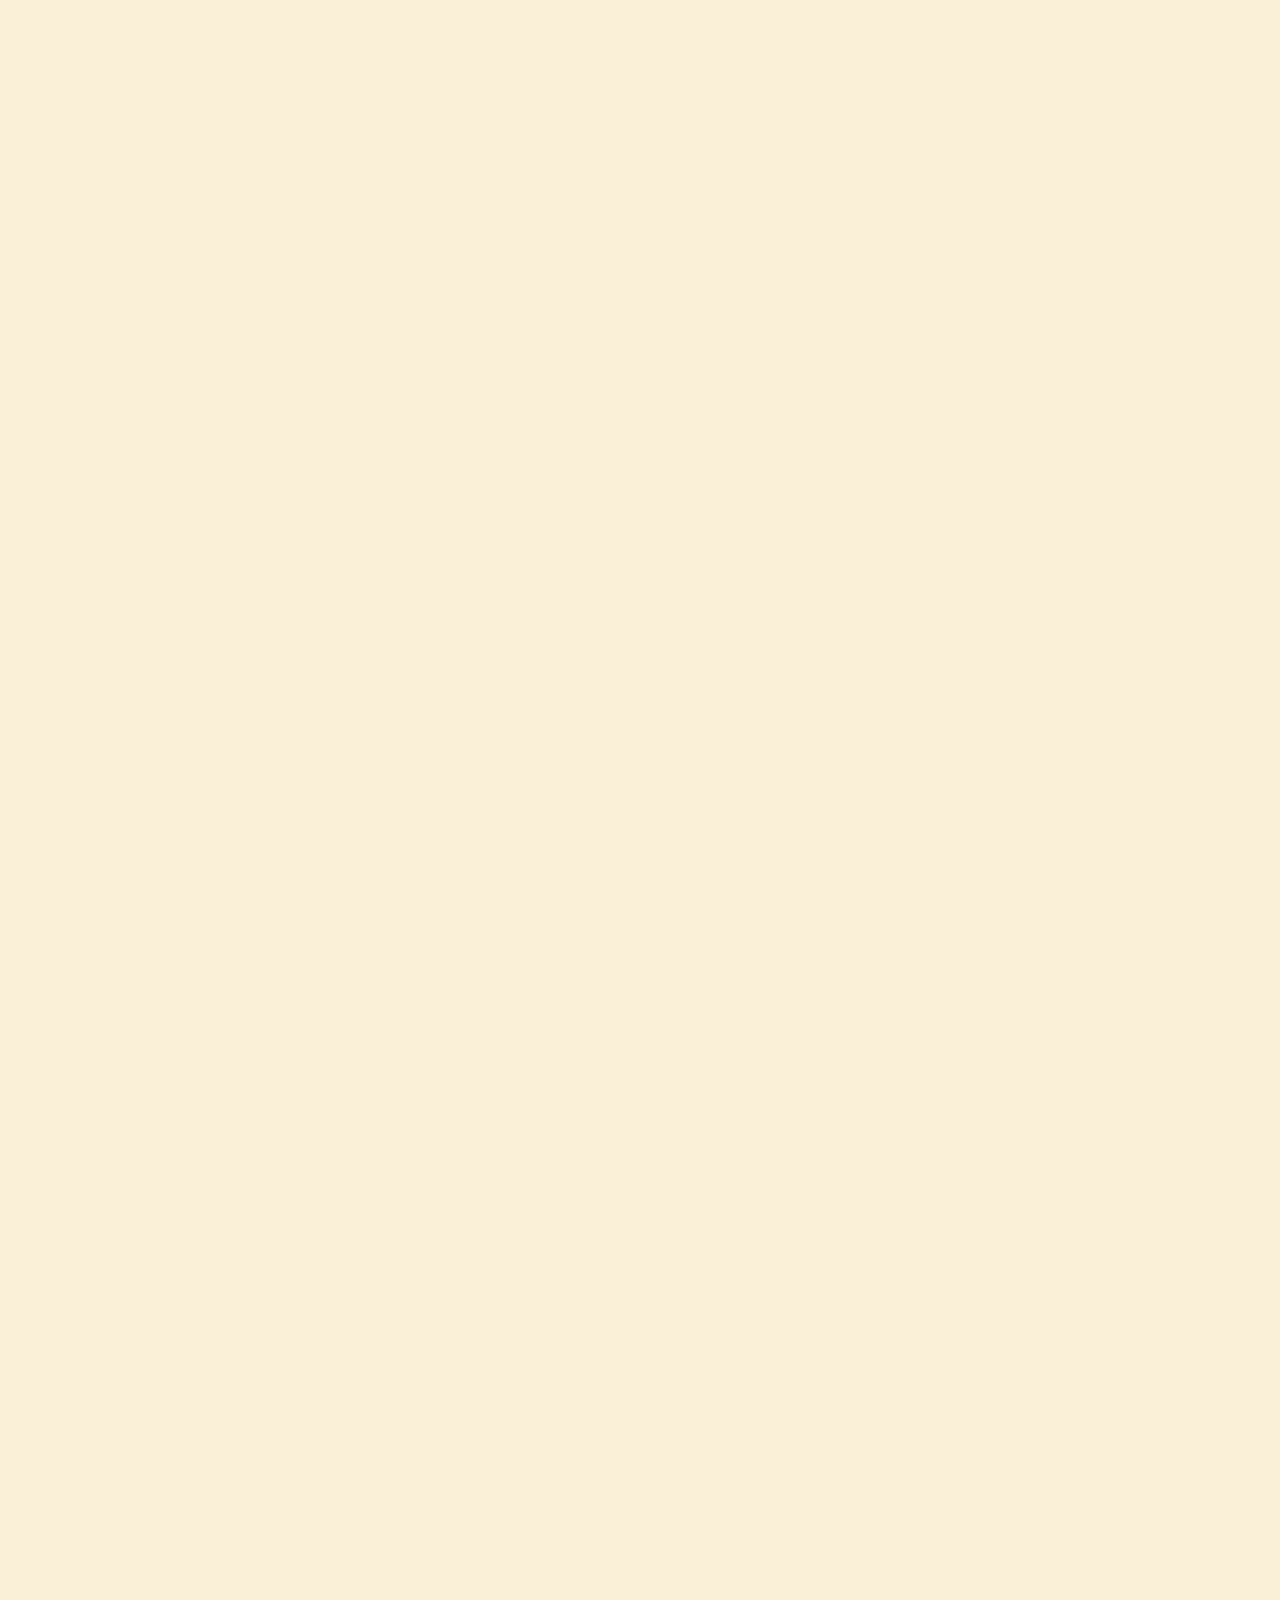
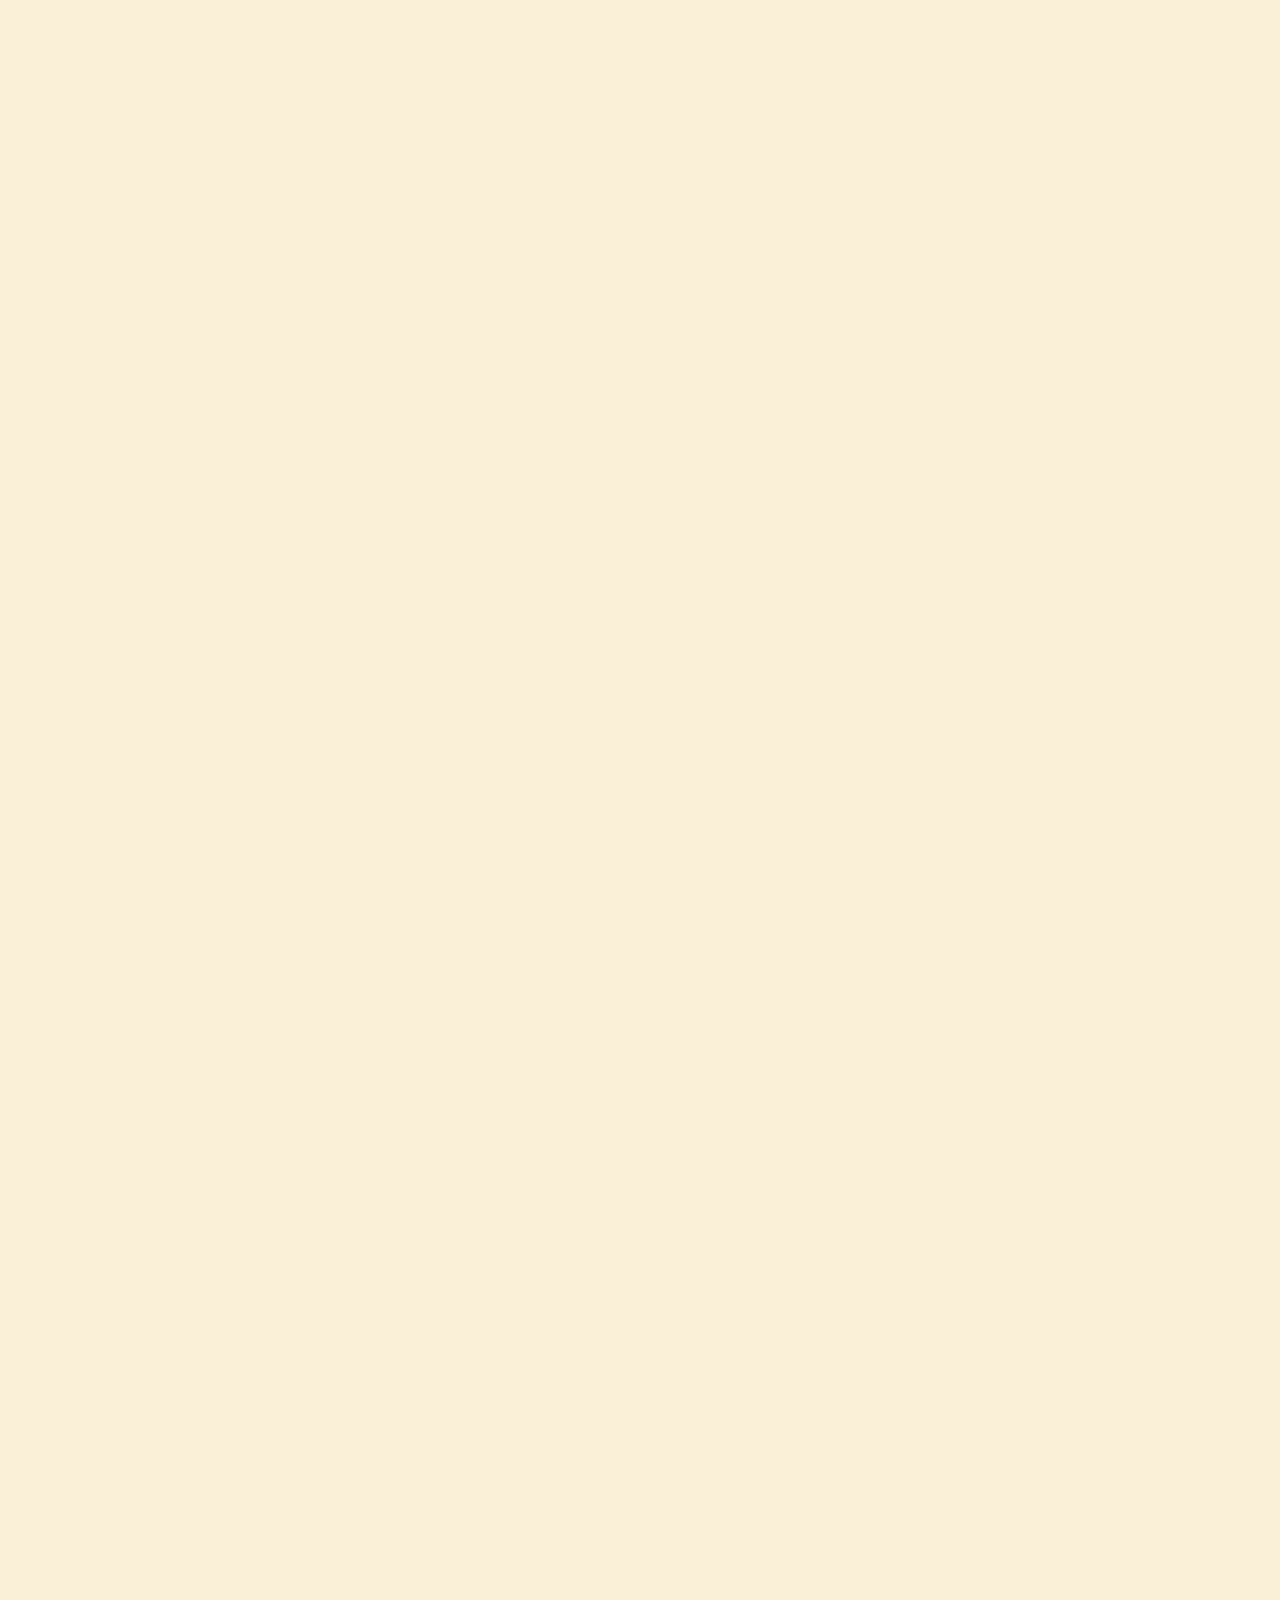
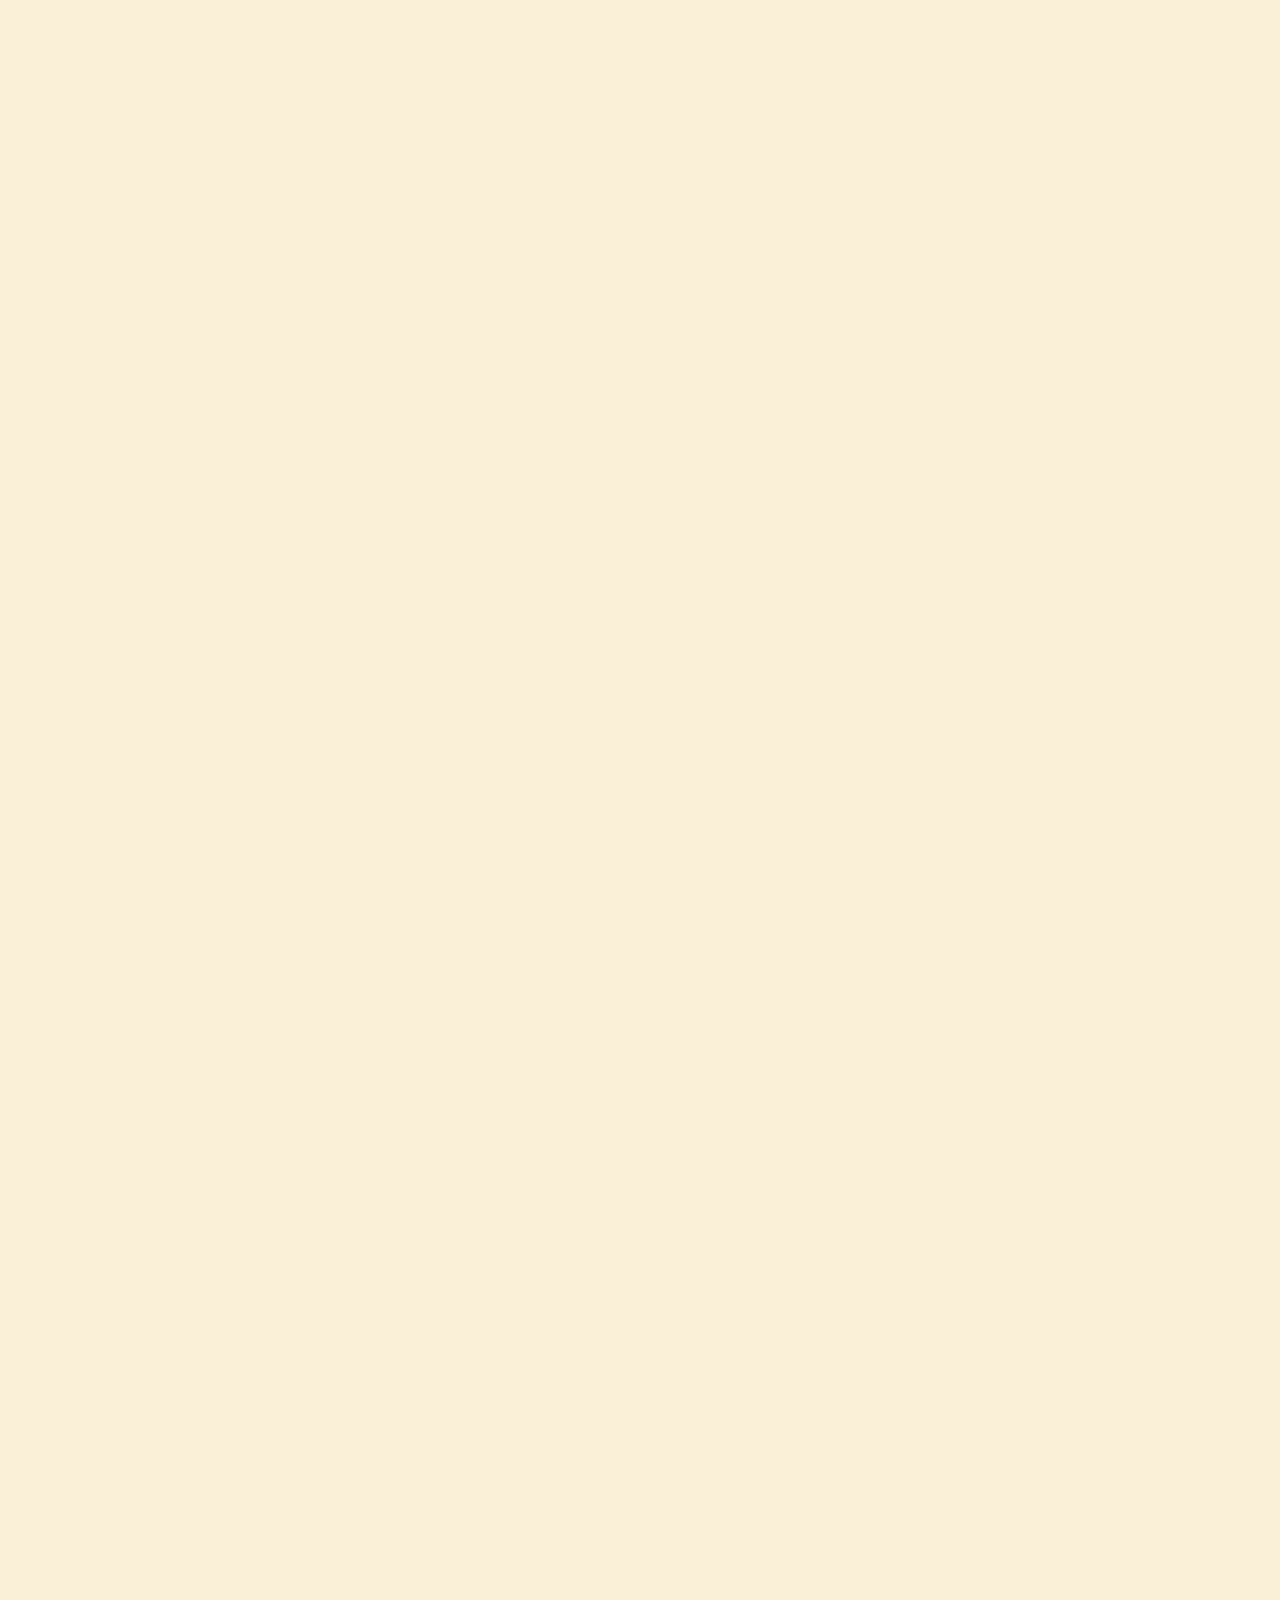
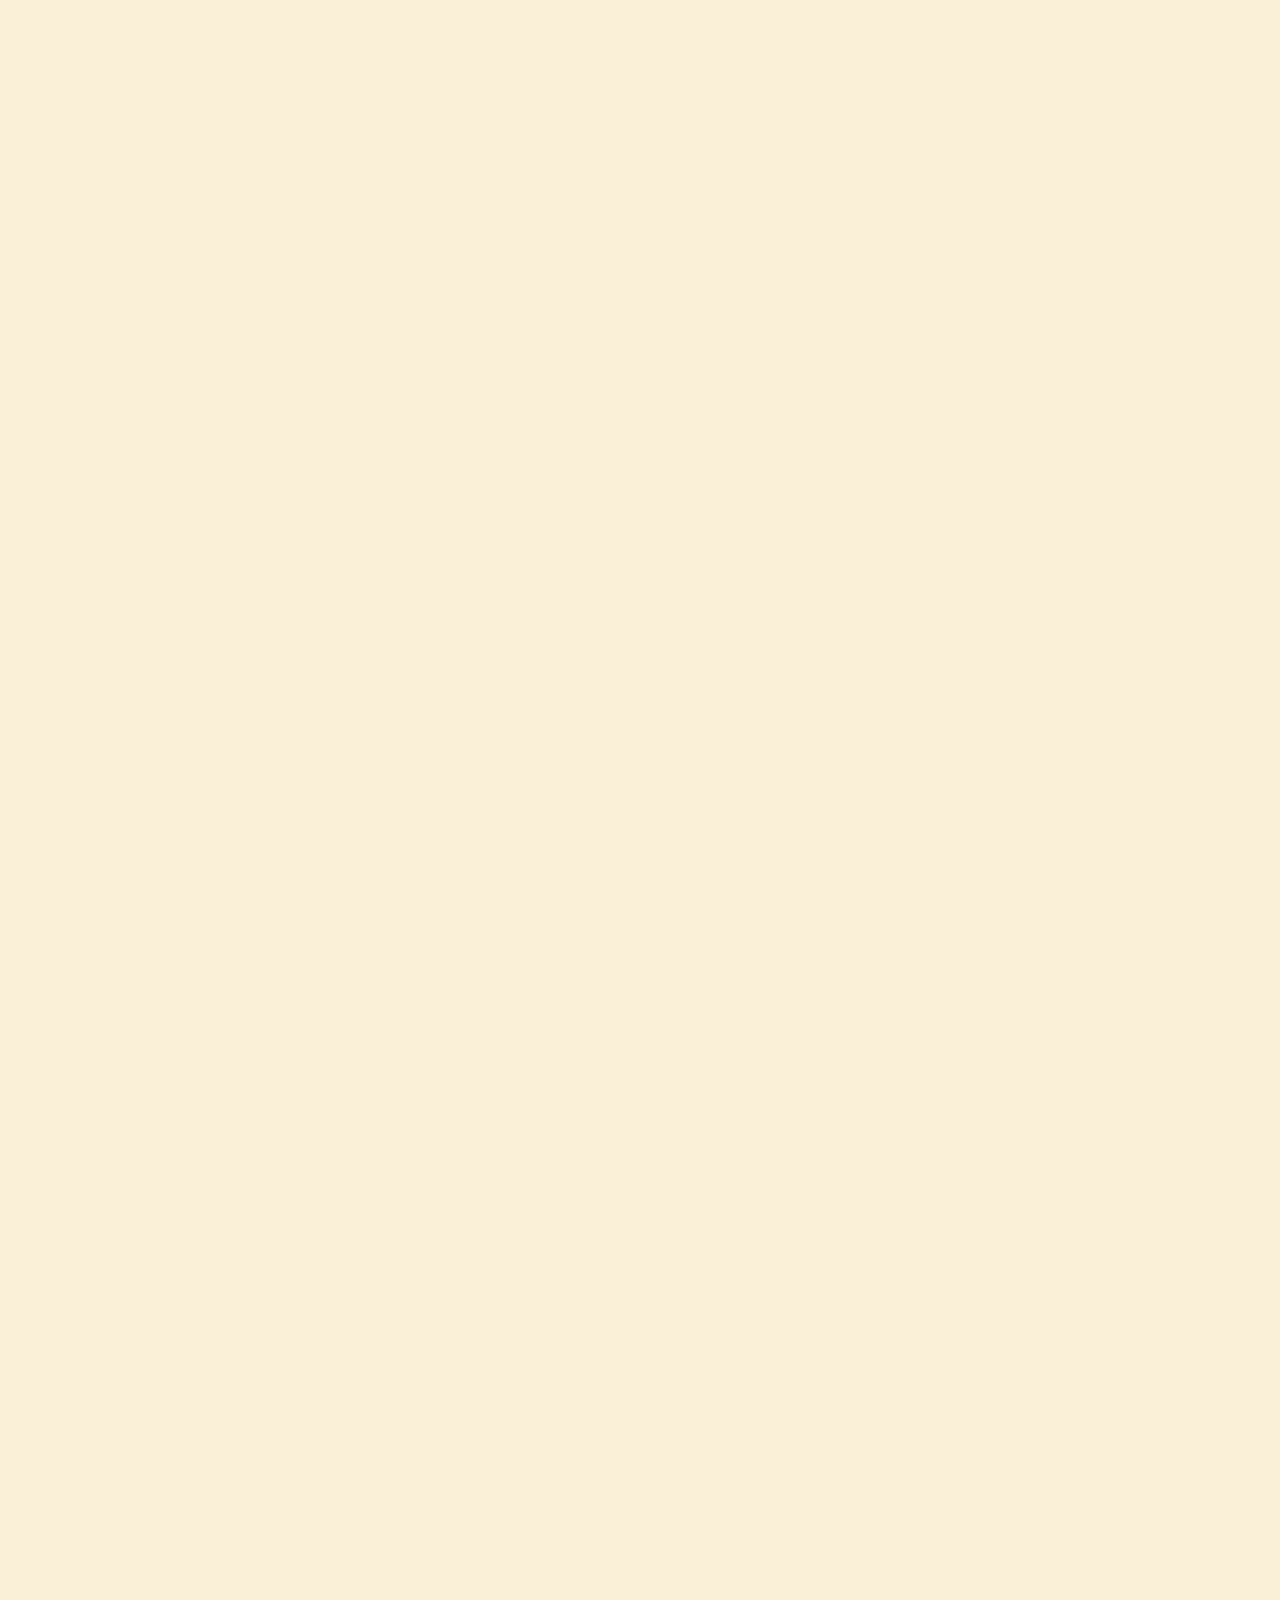
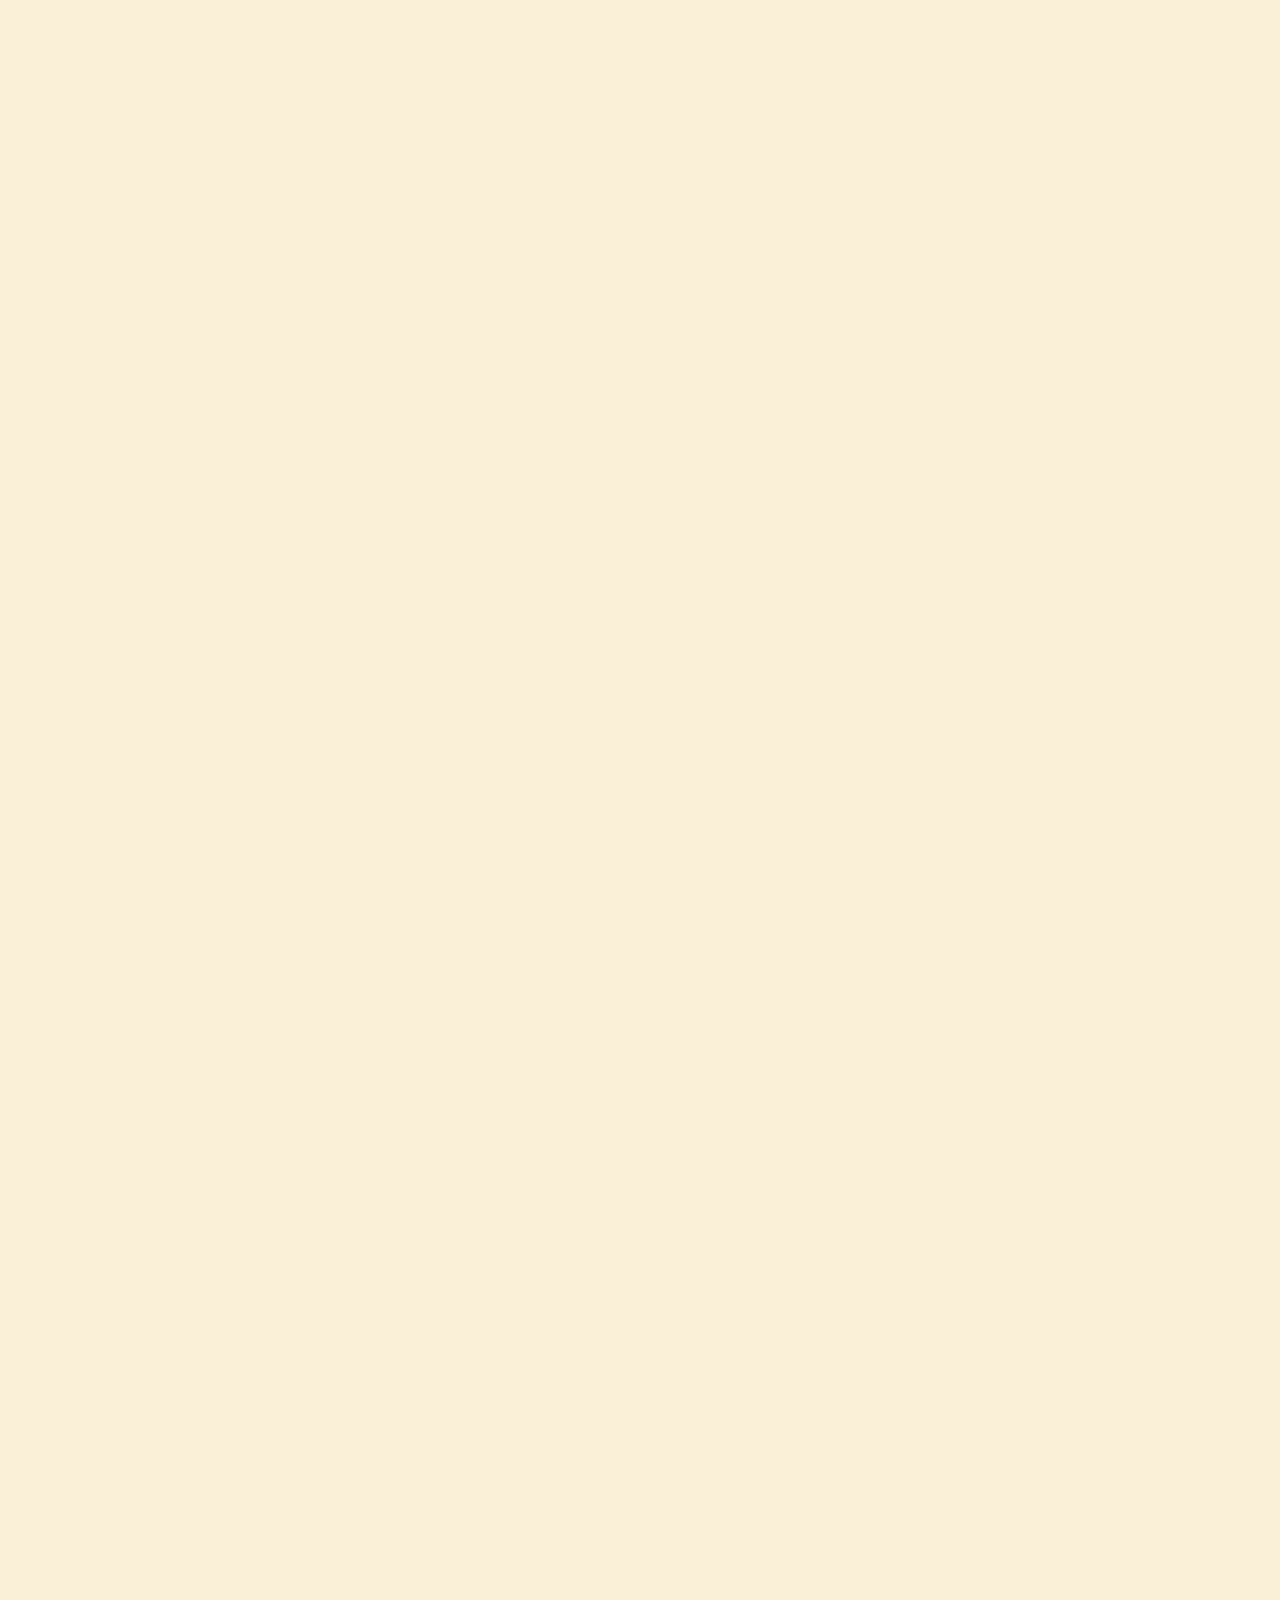
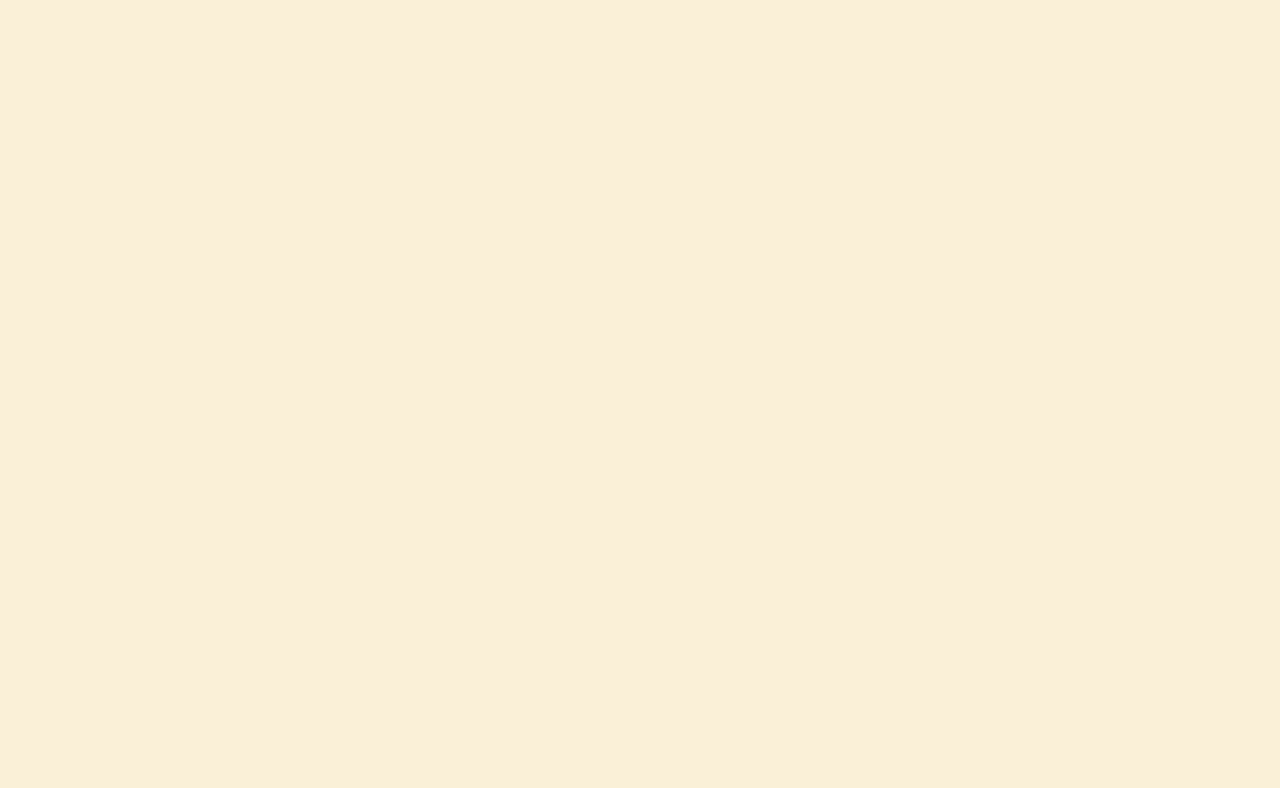
<file: funghetti/t/aboutus.html>
<html>
<head>
  <link rel="preconnect" href="https://fonts.googleapis.com">
  <link rel="preconnect" href="https://fonts.gstatic.com" crossorigin>
  <link href="https://fonts.googleapis.com/css2?family=Work+Sans:wght@100&display=swap" rel="stylesheet">
  <link href="https://fonts.googleapis.com/css2?family=Varela+Round&display=swap" rel="stylesheet">
  <style>
  body{
    background-color: #FAF0D7;
  }
  .title{
    font-size: 100px;
    text-align: center;
    font-family: 'Varela Round', sans-serif;
    color: black;
  }
  .su{
    font-size: 20px;
    text-align: center;
    font-family: 'Varela Round', sans-serif;
    color: black;
    line-height: 0.1;
    transform: translateY(-2500%);
  }
  h2{
    font-family: 'Varela Round', sans-serif;
    font-size: 45px;
  }
  h3{
    font-family: 'Varela Round', sans-serif;
    font-size: 25px;
  }
  #info {
    position:fixed;
    width:100%;
    height:100px;
    margin-left:-50%;
    background:#063;
    bottom:0px;
    left:50%;
  }
  .funghetto{
    margin-left: 2%;
    transform: translateX(0%);
    animation: slidein 13s infinite;
  }
  @keyframes slidein {
    from {
      transform: translateX(-110%);
    }

    to {
      transform: translateX(500%);
    }
  }
  .au{
    font-size: 20px;
    text-decoration: none;
    color: black;
  }
  .au:hover {
  text-decoration: underline;
  }
  </style>
</head>
<body>
  <script src="https://ajax.googleapis.com/ajax/libs/jquery/2.1.1/jquery.min.js"></script>
  <a class="au" href="home.html" >Torna indietro</a>
  <h1 class="title"> About Us </h1>
  <p class="su"> Vai giu&grave; </p>
  <h2 id="yy" style="position:fixed"> La nostra storia: </h2>
  <br>
  <br>
  <br>
  <br>
  <h3 id="yy2" style="position:fixed"> </h3>
  <article style="height: 10000px">
  </article>
  <div id="info"> <a href="http://telegram.me/Walkingmushroom_BOT"><img src="../src/logo2.png" width="210px" class="funghetto"></a>  </div>
<script>
$(document).ready(function () {

    $(window).scroll(function () {
      if ($(this).scrollTop() > 0) {
            $("#yy").text("La nostra storia:")
            $("#yy2").text("")
            if ($(this).scrollTop() > 100) {
              $("#yy").text("Cos'\u00E8 Walkingmushroom?")
              $("#yy2").text("Un'app dove ogni monumento ha il proprio account e dove la gente come se fosse su insta ha la possibilit\u00E0 di mettere like e lasciare un commento!")
              if ($(this).scrollTop() > 300) {
                 $("#yy2").text("Un'app che attraverso il 3D non solo ti permette di capire come un tempo era un monumento, ma ha integrata una mini guida robottino di Star Wars che ti spiega tutto!")
                 if ($(this).scrollTop() > 500) {
                    $("#yy2").text("Un'app che permette attraverso un algortimo di trovare il miglior monumento per te al minor prezzo possibile!")
                    if ($(this).scrollTop() > 700) {
                       $("#yy2").text("Un sito che permette a turisti e abitanti della nostra citt\u00E0 di conoscere anche i luoghi pi\u00F9 nascosti ma comunque bellissimi!")
                       if ($(this).scrollTop() > 900) {
                          $("#yy2").text("Un sito che attraverso un DATABASE permette agli utenti di lasciare un commento per descrivere la propria esperienza nel visitare uno dei monumenti o luoghi naturali che abbiamo selezionato accuratamete per lui!")
                          if ($(this).scrollTop() > 1100) {
                             $("#yy2").text("Un sito dove alcuni ragazzi di Ostia hanno selezionato i migliori luoghi da visitare anche se non presenti sui pi\u00F9 famosi siti per i viaggi. Un ragazzo che viene ad Ostia potr\u00E0 quindi trovare un luogo tranquillo per fare una passegiata, studiare o sentirsi un antico romano sotto nostro consiglio! Inoltre potr\u00E0 utlizzare alcuni filtri presenti nel sito per trovare il posto che lo aggrada di pi\u00F9!")
                             if ($(this).scrollTop() > 1300) {
                                $("#yy2").text("Ma pi\u00F9 di tutto Walkingmushroom \u00E8 il lavoro di 13 studenti di un liceo qualsiasi accomunati da unicamente dal professore di filosofia, che grazie all'aiuto di un fantastcio tutor e un professore con i fiocchi hanno potuto mettere a frutto le proprie idee! Ma questi semplici 13 ragazzi vi ricordano che per quanto meraviglisoi questi luoghi hanno bisogno proprio di voi per resistere al tempo, perci\u00F2 visitateli e parlatene ai vostri amici!")
                             }
                          }
                       }
                    }
                 }
              }
            }
      } else {
            $("#yy2").text("")
            $("#yy").text("La nostra storia:")
        }
    });
});
</script>
</body>
</html>
</file>
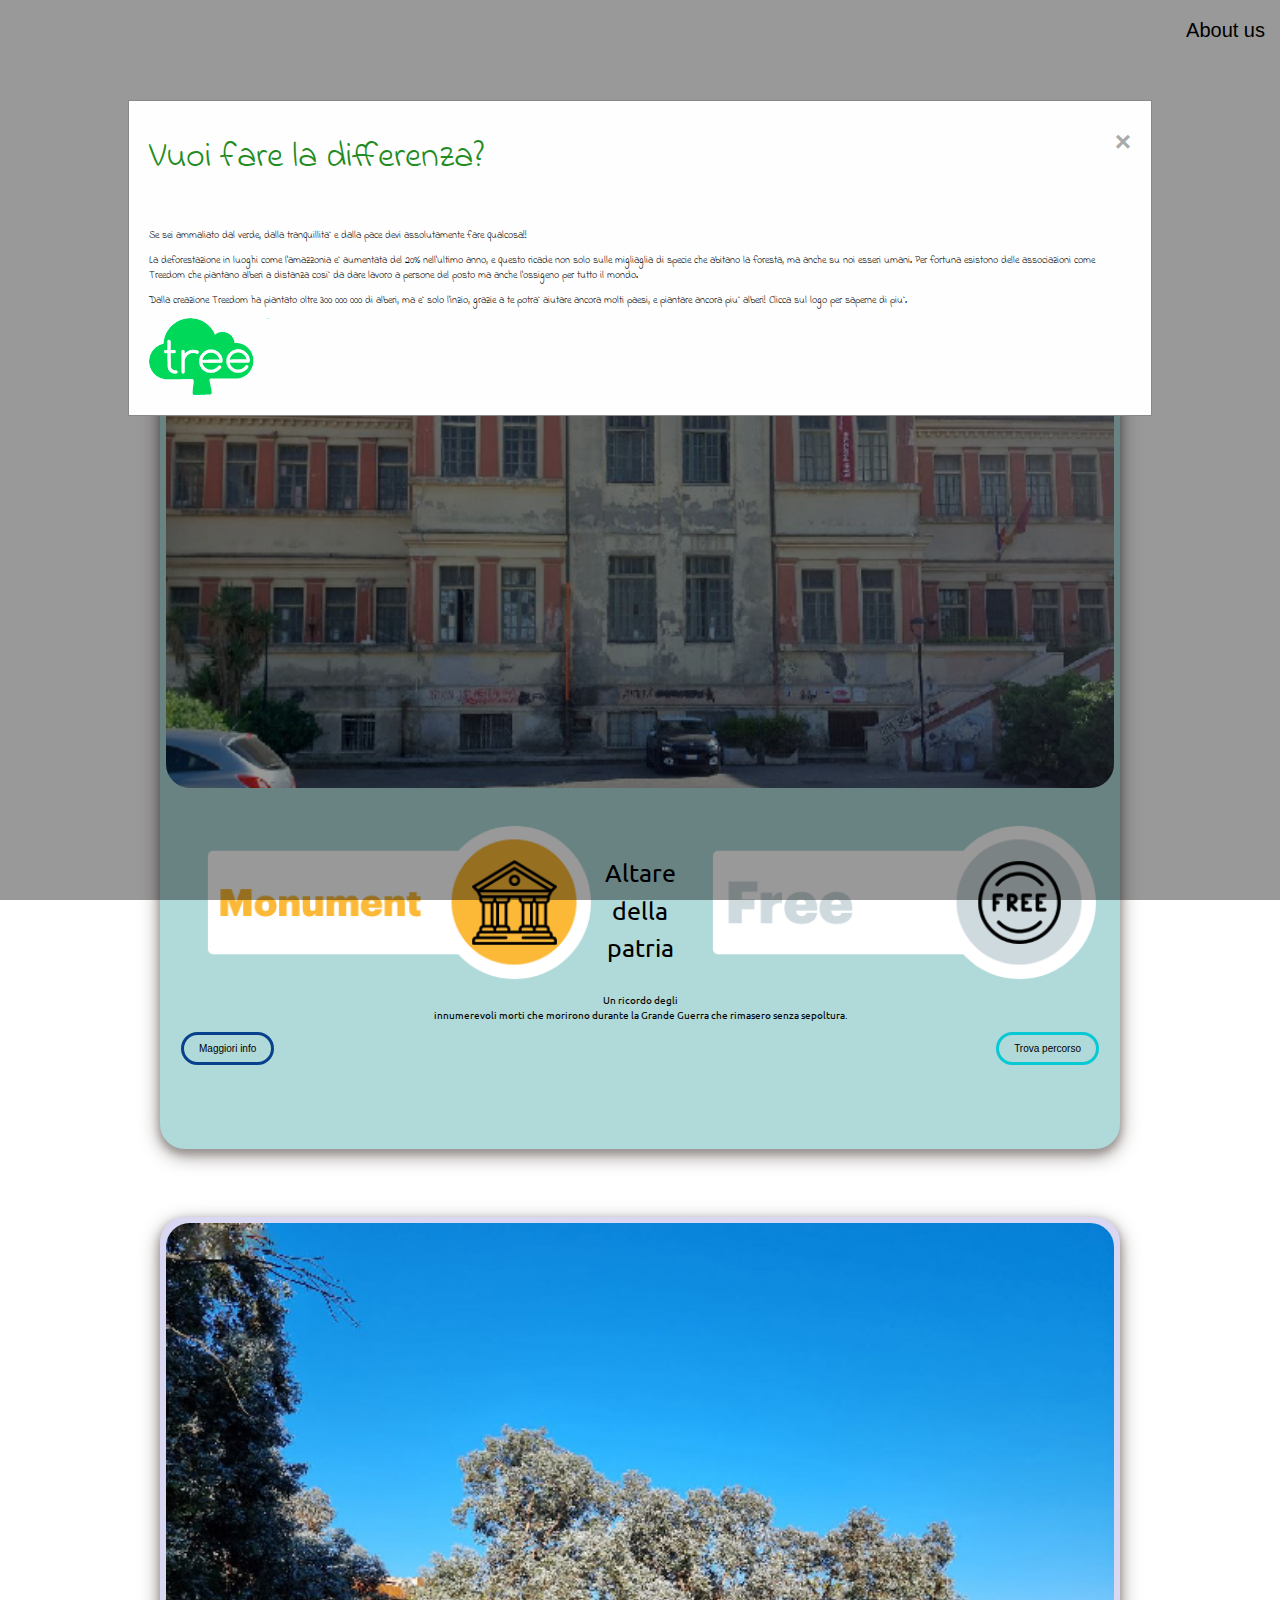
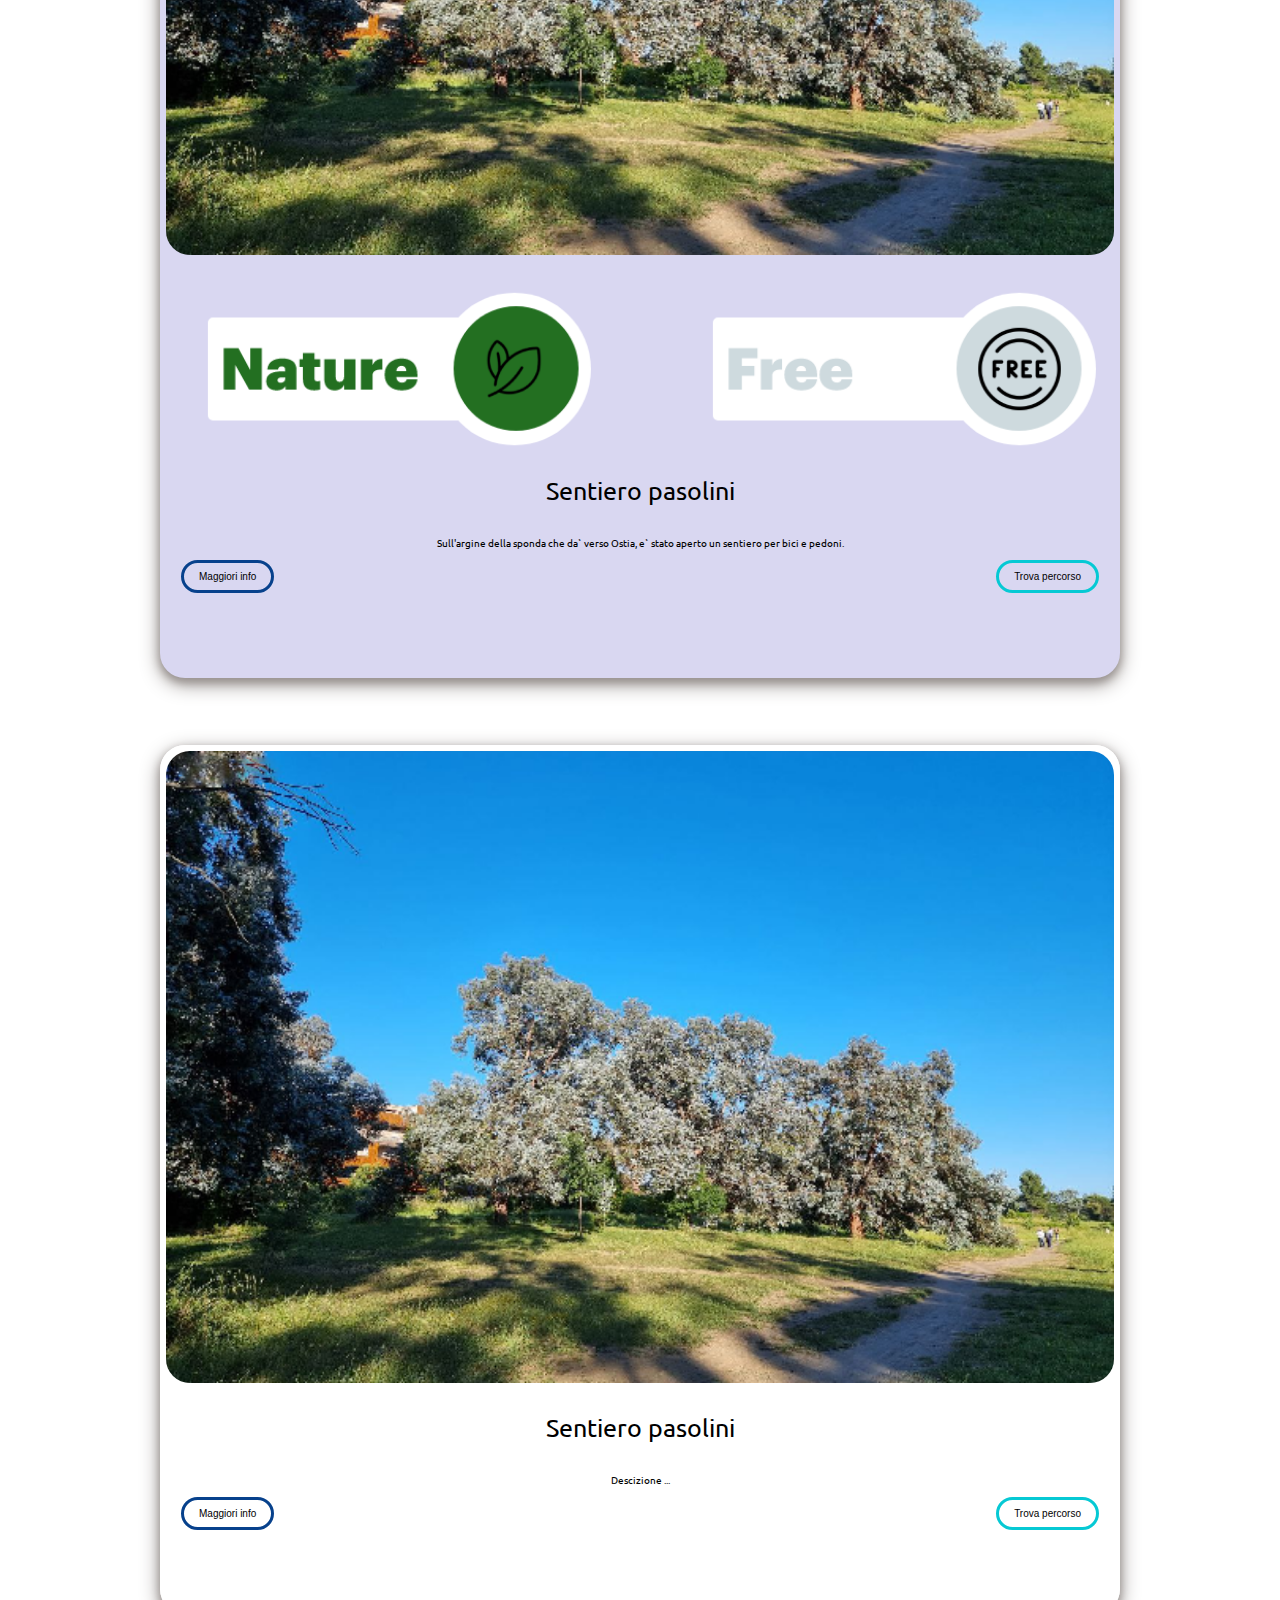
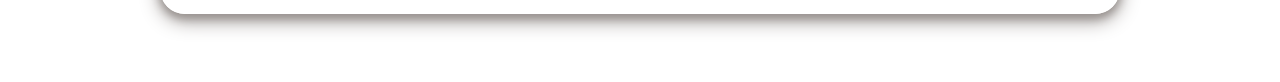
<file: funghetti/t/home.html>
<!DOCTYPE html>
<html>
<title>HOME</title>
<meta name="viewport" content="width=device-width, initial-scale=1">
<link rel="stylesheet" href="https://www.w3schools.com/w3css/4/w3.css">
<meta name="viewport" content="width=device-width, initial-scale=1">
<link href="https://fonts.googleapis.com/css2?family=Bangers&display=swap" rel="stylesheet">
<link href="https://fonts.googleapis.com/css2?family=Ubuntu:wght@300&display=swap" rel="stylesheet">
<link href="https://fonts.googleapis.com/css2?family=Indie+Flower&display=swap" rel="stylesheet">
<head>
<style>
body{
  background: #ffffff;
}
table {
  border-collapse: collapse;
  width: 100%;
  border: trasparent;
}

th, td {
  text-align: left;
  padding: 16px;
}
p {
  color: black;
  font-family: 'Ubuntu', sans-serif;
  font-size: 10px;
  font-style: normal;
}
.titolo {
  font-size: 25px;
}
#contorno{
  border: 2px solid #ffffff;
  padding: 3px;
  border-radius: 25px;
}
#sentiero{
  border: 2px solid #D9D7F1;
  padding: 3px;
  border-radius: 25px;
  background: #D9D7F1;
}
#altare{
  border: 2px solid #B0D9D9;
  padding: 3px;
  border-radius: 25px;
  background: #B0D9D9;
}
.w3-card-4 {
  box-shadow: 0 4px 8px 0 rgba(153, 147, 144), 0 6px 20px 0 rgba(153, 147, 144);
}
.w3-card-4:hover {
  box-shadow: 0 4px 8px 0 rgba(0, 0, 0, 0.2), 0 6px 20px 0 rgba(0, 0, 0, 0.19);
}
#foto{
  border: 2px solid trasparent;
  padding: 1px;
  border-radius: 25px;
}
.left{
  float: left;
}
.right{
  float: right;
}
.left{
  background-color: white;
  color: black;
  border: 3px solid #07418C;
  padding: 6px 15px;
  text-align: center;
  text-decoration: none;
  display: inline-block;
  border-radius: 25px;
  font-size: 10px;
}
.left:hover{
  border: 2px solid #011742;
}
.right{
  background-color: white;
  color: black;
  border: 3px solid #06C9D4;
  padding: 6px 15px;
  text-align: center;
  text-decoration: none;
  display: inline-block;
  border-radius: 25px;
  font-size: 10px;

}
.right:hover{
  border: 2px solid #04777D;
}
.monument{
  float: left;
}
.free{
  float: right;
}
.modal {
  display: none; /* Hidden by default */
  position: fixed; /* Stay in place */
  z-index: 1; /* Sit on top */
  padding-top: 100px; /* Location of the box */
  left: 0;
  top: 0;
  width: 100%; /* Full width */
  height: 100%; /* Full height */
  overflow: auto; /* Enable scroll if needed */
  background-color: rgb(0,0,0); /* Fallback color */
  background-color: rgba(0,0,0,0.4); /* Black w/ opacity */
}

/* Modal Content */
.modal-content {
  background-color: #fefefe;
  margin: auto;
  padding: 20px;
  border: 1px solid #888;
  width: 80%;
}

/* The Close Button */
.close {
  color: #aaaaaa;
  float: right;
  font-size: 28px;
  font-weight: bold;
}

.close:hover,
.close:focus {
  color: #000;
  text-decoration: none;
  cursor: pointer;
}
.titlem{
  color: #228B22;
  font-family: 'Indie Flower', cursive;
}
.pm{
  font-family: 'Indie Flower', cursive;
}
#header {
   background: transparent;
   padding:15px;
   text-align: right;
}
.au{
  font-size: 20px;
  text-decoration: none;
}
.au:hover {
  text-decoration: underline;
}

</style>
</head>
<body>
<div id="header"><a class="au" href="aboutus.html">About us</a></div>
  <br>
  <br>
  <br>
  <br>
  <center><div class="w3-card-4" id="altare" style="width:75%">
    <img src="../photos/photo-2.png" alt="Alps" style="width:100%" id="foto">
    <div class="w3-container w3-center">
      <p><img src="../src/monument.png" width="45%" class="monument"><img src="../src/free.png" width="45%" class="free"><br><br></p>
      <p class="titolo">Altare della patria</p>
      <p> Un ricordo degli innumerevoli morti che morirono durante la Grande Guerra che rimasero senza sepoltura. </p>
     <a class="left" style="background: #B0D9D9;" href="vittoriano.php"> Maggiori info </a> <a class="right" style="background: #B0D9D9;"> Trova percorso </a>
     <br></br><br></br><br></div>
  </div></center><br></br><br>
  <center><div class="w3-card-4" id="sentiero" style="width:75%">
    <img src="../photos/photo-1.png" alt="Alps" style="width:100%" id="foto">
    <div class="w3-container w3-center">
      <p><img src="../src/nature.png" width="45%" class="monument"><img src="../src/free.png" width="45%" class="free"><br><br></p>
      <p class="titolo">Sentiero pasolini</p>
      <p> Sull'argine della sponda che da&grave; verso Ostia, e&grave; stato aperto un sentiero per bici e pedoni.</p>
     <a class="left" style="background: #D9D7F1;" href="sentiero.php"> Maggiori info </a> <a class="right" style="background: #D9D7F1;"> Trova percorso </a>
     <br><br/><br><br><br></div>
  </div></center><br></br><br>
  <center><div class="w3-card-4" id="contorno" style="width:75%">
    <img src="../photos/photo-1.png" alt="Alps" style="width:100%" id="foto">
    <div class="w3-container w3-center">
      <p class="titolo">Sentiero pasolini</p>
      <p> Descizione ... </p>
     <a class="left"> Maggiori info </a> <a class="right"> Trova percorso </a>
     <br></br><br></br><br></div>
  </div></center><br></br><br>
<div id="myModal" class="modal">
  <div class="modal-content">
    <span class="close">&times;</span>
    <h1 class="titlem">Vuoi fare la differenza?</h1>
    <br> <p class="pm">Se sei ammaliato dal verde, dalla tranquillita&grave; e dalla pace devi assolutamente fare qualcosa!! </p>
    <p class="pm">La deforestazione in luoghi come l'amazzonia e&grave; aumentata del 20% nell'ultimo anno, e questo ricade non solo sulle migliaglia di specie che abitano la foresta, ma anche su noi esseri umani. Per fortuna esistono delle associazioni come Treedom che piantano alberi a distanza cosi&grave; da dare lavoro a persone del posto ma anche l'ossigeno per tutto il mondo.</p>
    <p class="pm"> Dalla creazione Treedom ha piantato oltre 300 000 000 di alberi, ma e&grave; solo l'inzio, grazie a te potra&grave; aiutare ancora molti paesi, e piantare ancora piu&grave; alberi! Clicca sul logo per saperne di piu&grave;.</p>
    <a href="https://www.treedom.net/it/plant-a-tree?gclid=Cj0KCQjwm6KUBhC3ARIsACIwxBjV4NHZlJ3J37DQrhQyA_NFpPlace8tlpbEqEiUwRC99nyxwbhZ2X4aArE2EALw_wcB"><img src="../src/treedom.gif"></a>
  </div>

</div>

<script>
var modal = document.getElementById("myModal");
var span = document.getElementsByClassName("close")[0];
function myFunction() {
  modal.style.display = "block";
}
span.onclick = function() {
  modal.style.display = "none";
}
window.onclick = function(event) {
  if (event.target == modal) {
    modal.style.display = "none";
  }
}
window.addEventListener("load", function(){
    myFunction()
});
</script>
</body>
</html>
</file>
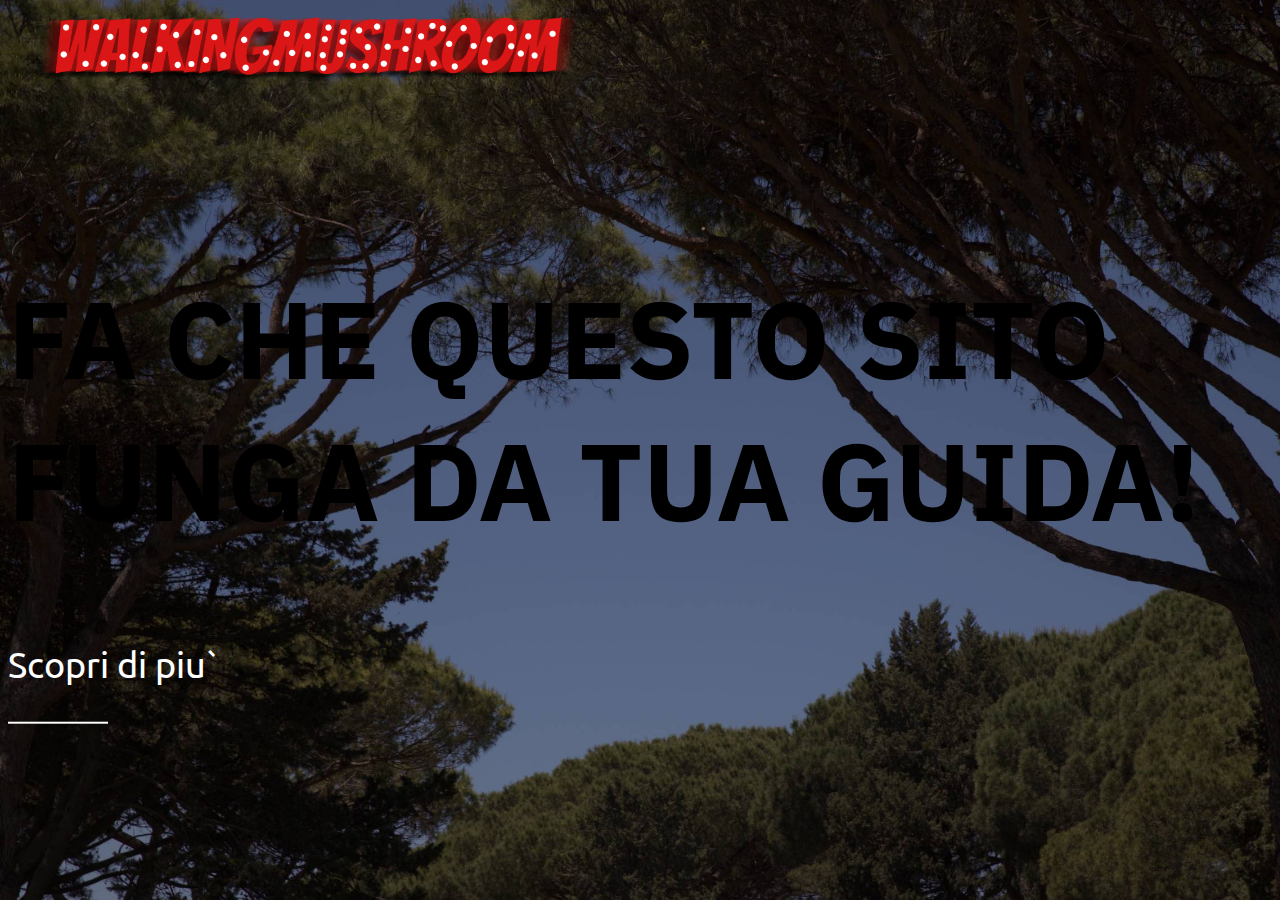
<file: funghetti/t/main.html>
<html>
<head>
  <link rel="preconnect" href="https://fonts.googleapis.com">
  <link rel="preconnect" href="https://fonts.gstatic.com" crossorigin>
  <link href="https://fonts.googleapis.com/css2?family=Bangers&display=swap" rel="stylesheet">
  <link href="https://fonts.googleapis.com/css2?family=Ubuntu:wght@300&display=swap" rel="stylesheet">
  <link href="https://fonts.googleapis.com/css2?family=IBM+Plex+Sans:wght@300&display=swap" rel="stylesheet">
  <style>
    body {
      background-image: url('../photos/bg4.jpg');
      -webkit-background-size: cover;
      -moz-background-size: cover;
      -o-background-size: cover;
      background-size: cover;
    }
    h1 {
      color: white;
      font-family: 'IBM Plex Sans', sans-serif;
      font-size: 160px;

    }
    p {
      color: white;
      font-family: 'Ubuntu', sans-serif;
      font-size: 36px;
      font-style: normal;

    }
    a {
      text-decoration: none;
    }
    a:hover{
      width: 100px;
    }
    .square {
      height: 2px;
      width: 100px;
      background-color: white;
    }
    .vertical-center {
      margin: 0;
      position: absolute;
      top: 50%;
      -ms-transform: translateY(-50%);
      transform: translateY(-50%);
    }
    .logo {
      margin: 0;
      position: absolute;
      top: 5%;
      -ms-transform: translateY(-50%);
      transform: translateY(-50%);
    }
    .title-word {
  animation: color-animation 4s linear infinite;
}

.title-word-1 {
  --color-1: #DF8453;
  --color-2: #3D8DAE;
  --color-3: #E4A9A8;
}

.title-word-2 {
  --color-1: #DBAD4A;
  --color-2: #ACCFCB;
  --color-3: #17494D;
}

.title-word-3 {
  --color-1: #ACCFCB;
  --color-2: #E4A9A8;
  --color-3: #ACCFCB;
}

.title-word-4 {
  --color-1: #3D8DAE;
  --color-2: #DF8453;
  --color-3: #E4A9A8;
}

@keyframes color-animation {
  0%    {color: var(--color-1)}
  32%   {color: var(--color-1)}
  33%   {color: var(--color-2)}
  65%   {color: var(--color-2)}
  66%   {color: var(--color-3)}
  99%   {color: var(--color-3)}
  100%  {color: var(--color-1)}
}

.container {
  display: grid;
  place-items: center;
  text-align: center;
  height: 100vh
}

.title {
  font-family: 'IBM Plex Sans', sans-serif;
  font-weight: 800;
  font-size: 8.5vw;
  text-transform: uppercase;
}
    </style>
</head>
<body>
 <div class="logo"><img src="../src/logo1.png" width="600px"></div>
 <div class="vertical-center">
  <h2 class="title">
    <span class="title-word title-word-1">Fa che </span>
    <span class="title-word title-word-2">questo sito </span>
    <span class="title-word title-word-3">funga da </span>
    <span class="title-word title-word-4">tua guida!</span>
  </h2>
  <div id="demo-1"><a href="home.html"> <div id="a"><p id="scopri"> Scopri di piu&grave; </div></p>
 <div class="square" id="demo2"></div></a></div>
</div>

<script>
function sleep (time) {
  return new Promise((resolve) => setTimeout(resolve, time));
}
</script>
<script>
function settaSfondi() {
  var a = "../photos/bg.jpg";
  var b = "../photos/bg2.jpg";
  var c = "../photos/bg3.jpg";
  var foto = "";

  var i = 1;
setTimeout(function(){
    while (i < 3) {
          if (i == 1) {
            foto = a;
        	   document.body.style.backgroundImage = "url(" + foto + ")";
           } else if (i == 2) {
            foto = b;
            setTimeout(function(){
          	  document.body.style.backgroundImage = "url(" + foto + ")";
            },4000);
          }
        i++
    };
    if (i == 3){
      setTimeout(function(){
        foto = c;
        document.body.style.backgroundImage = "url(" + foto + ")";
        settaSfondi()
      },8000);
      i = 1
    }
},4000);
}
</script>

<script>
document.getElementById("demo-1").addEventListener("mouseover", mouseOver);
document.getElementById("demo-1").addEventListener("mouseout", mouseOut);

function mouseOver() {
  document.getElementById("demo2").style.width = "125px";
  document.getElementById("scopri").style.fontStyle = "italic";
}

function mouseOut() {
  document.getElementById("demo2").style.width = "100px";
  document.getElementById("scopri").style.fontStyle = "normal";
}
</script>

<script>
//Attiva la funzione typeWriter e cambiaSfondo quando la pagina si è caricata
window.onload = function() {
  typeWriter();
  settaSfondi();
};
</script>

</body>
</html>
</file>
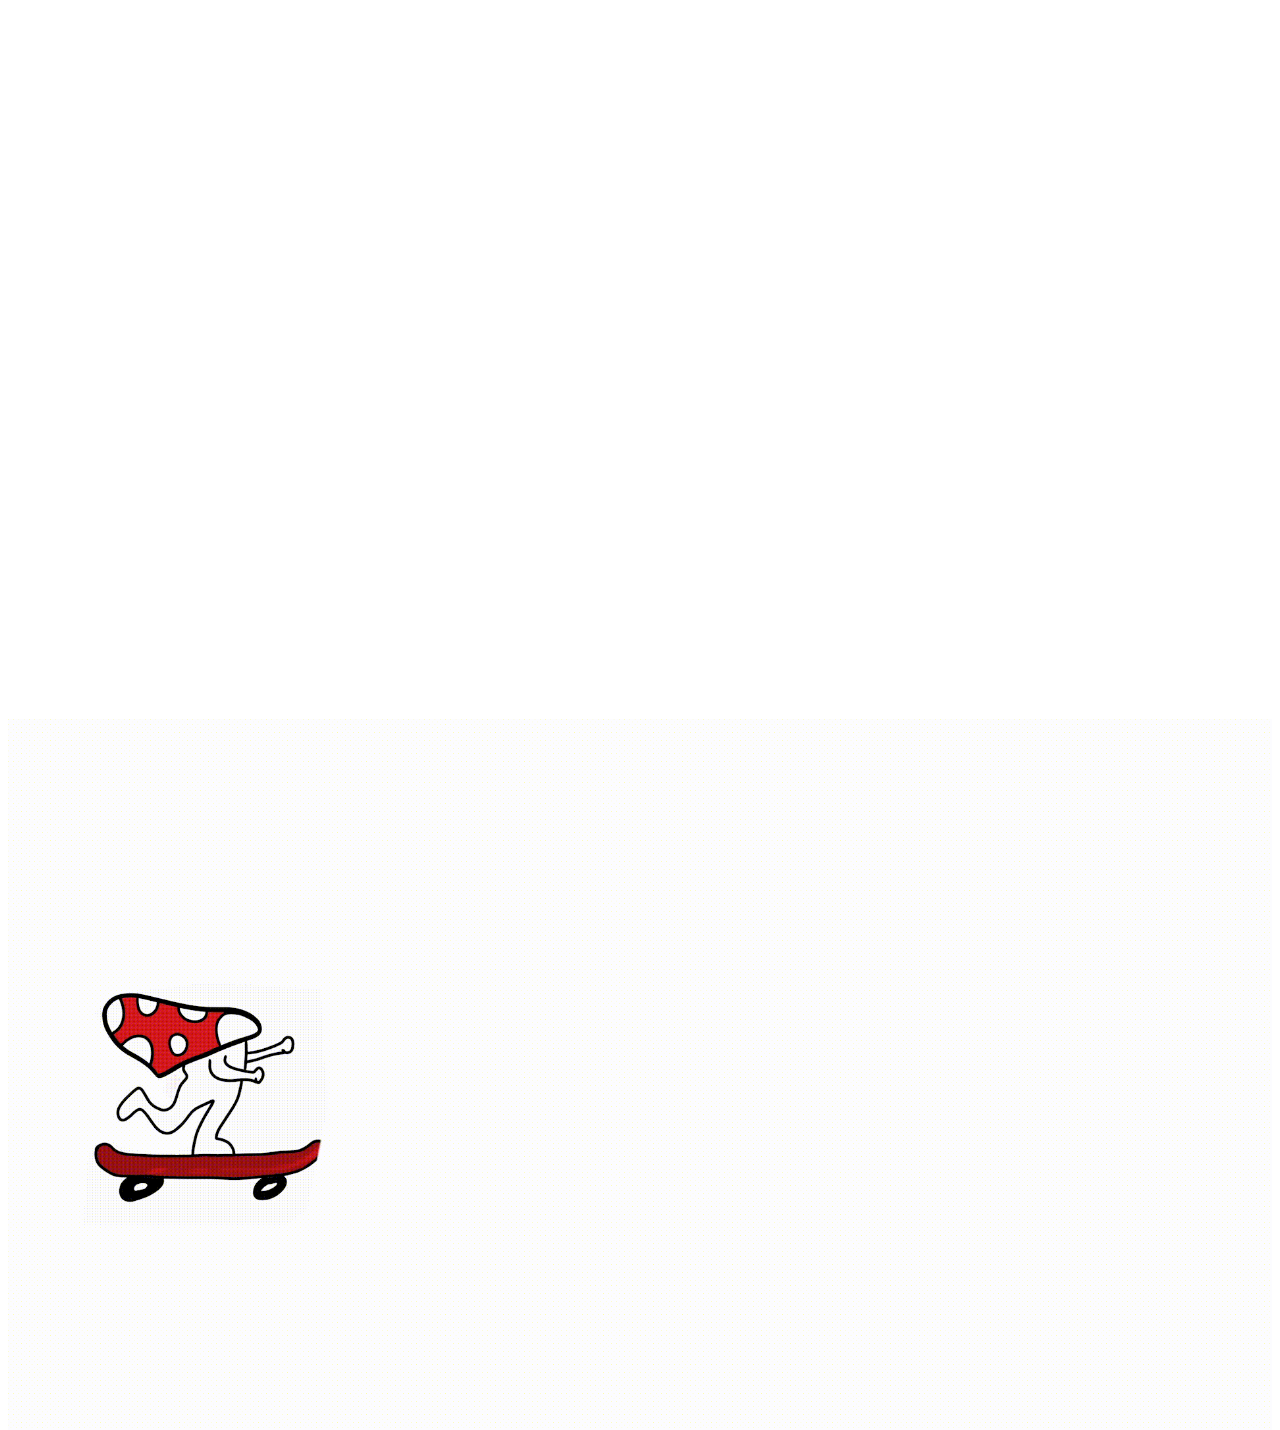
<file: funghetti/t/video.html>
<!DOCTYPE html>
<html>
<head>
<meta name="viewport" content="width=device-width, initial-scale=1">
<style>
#myVideo {
  transform: translateY(100%);
}
</style>
<body>
<img src="../src/bg.gif" width="100%" id="myVideo">
<script>
  setTimeout(function(){
    window.location.href = './main.html';
  }, 5000);
</script>
<script>
  window.onload = function() {
    setTimeout();
  }
</script>

</body>
</html>
</file>
